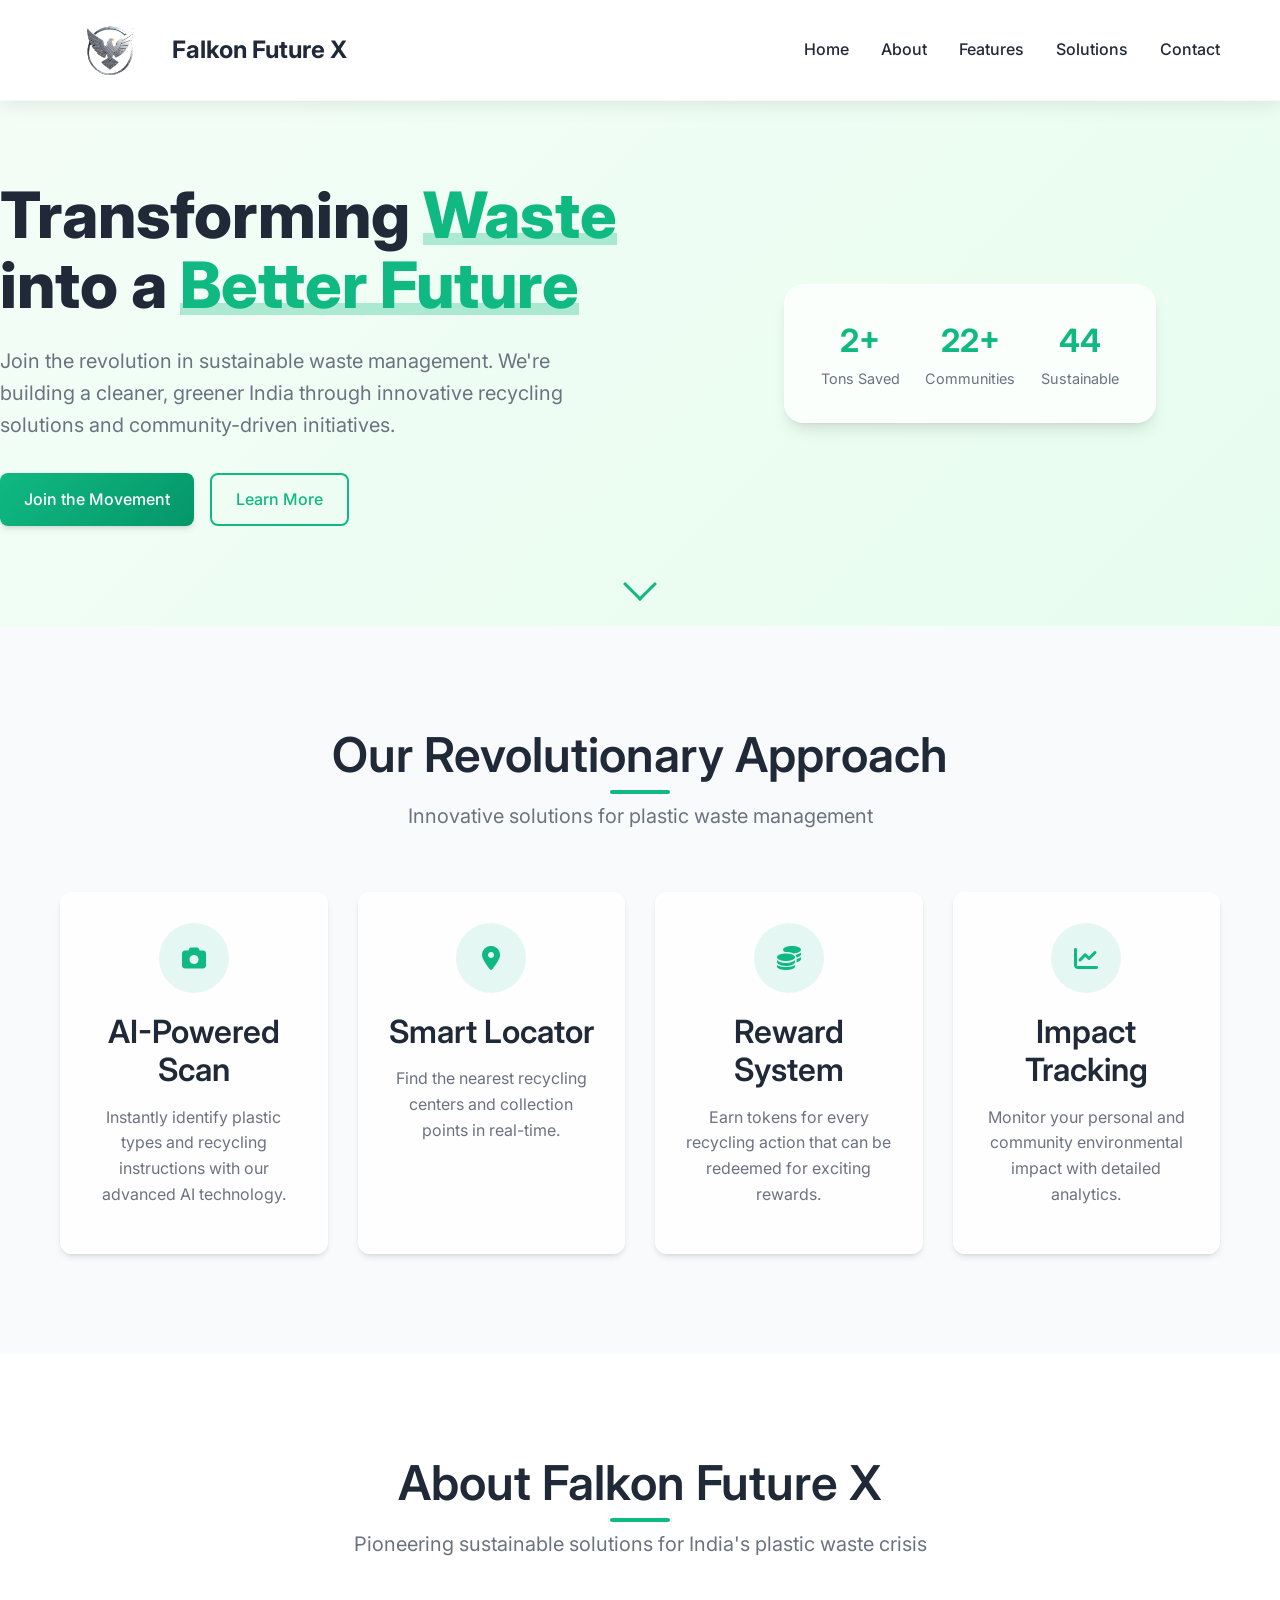
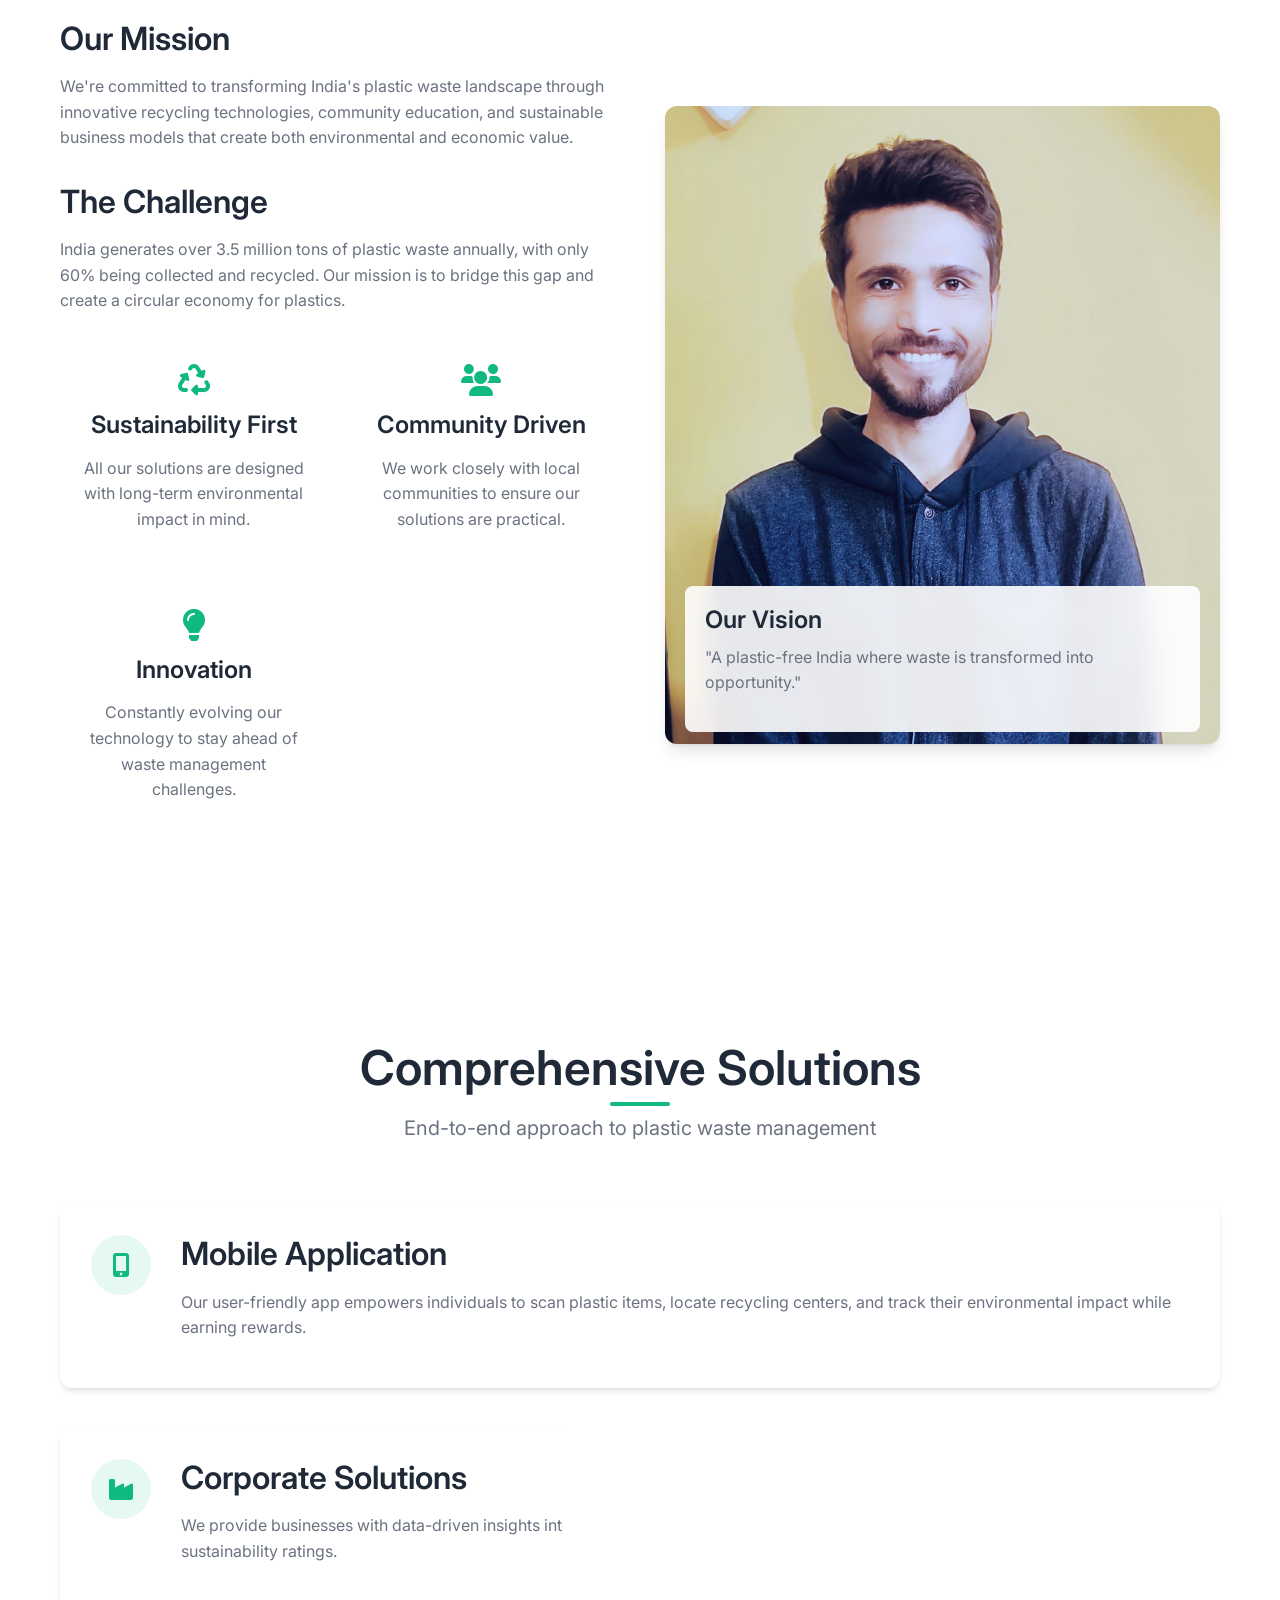
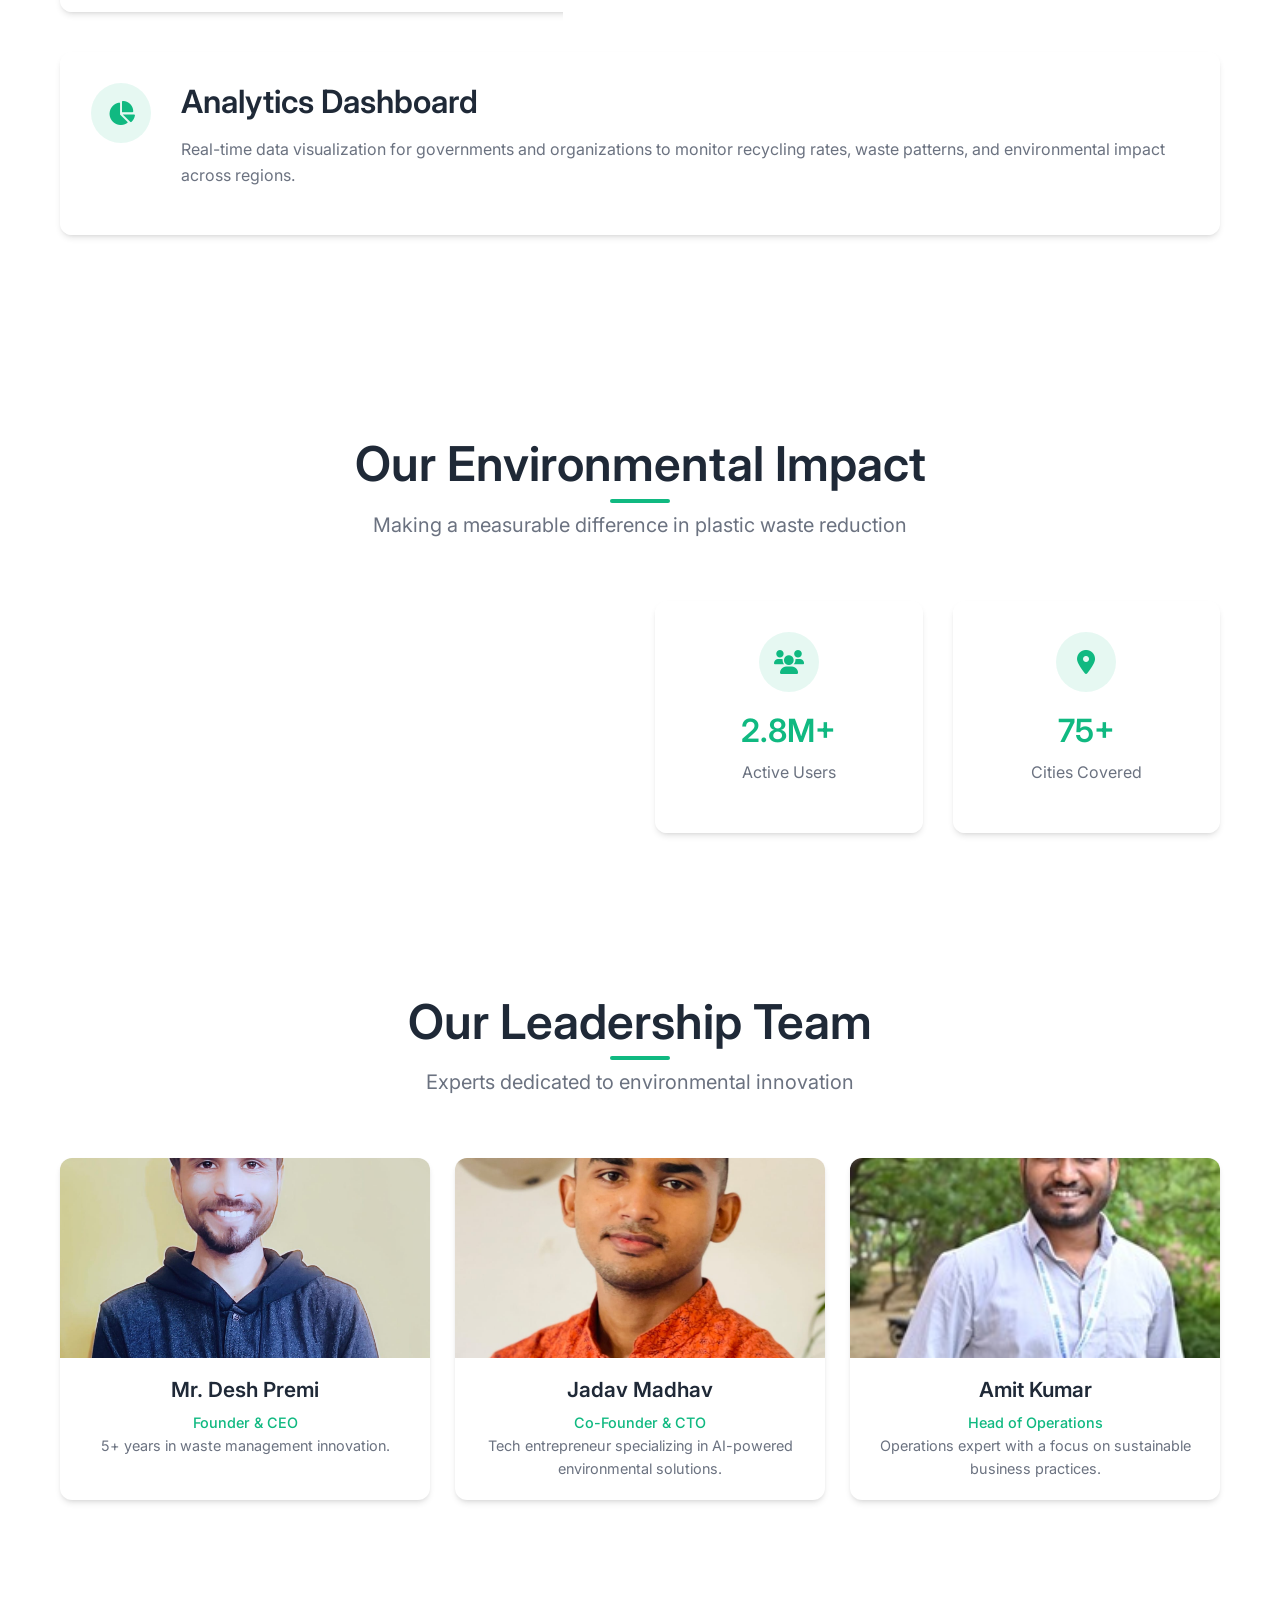
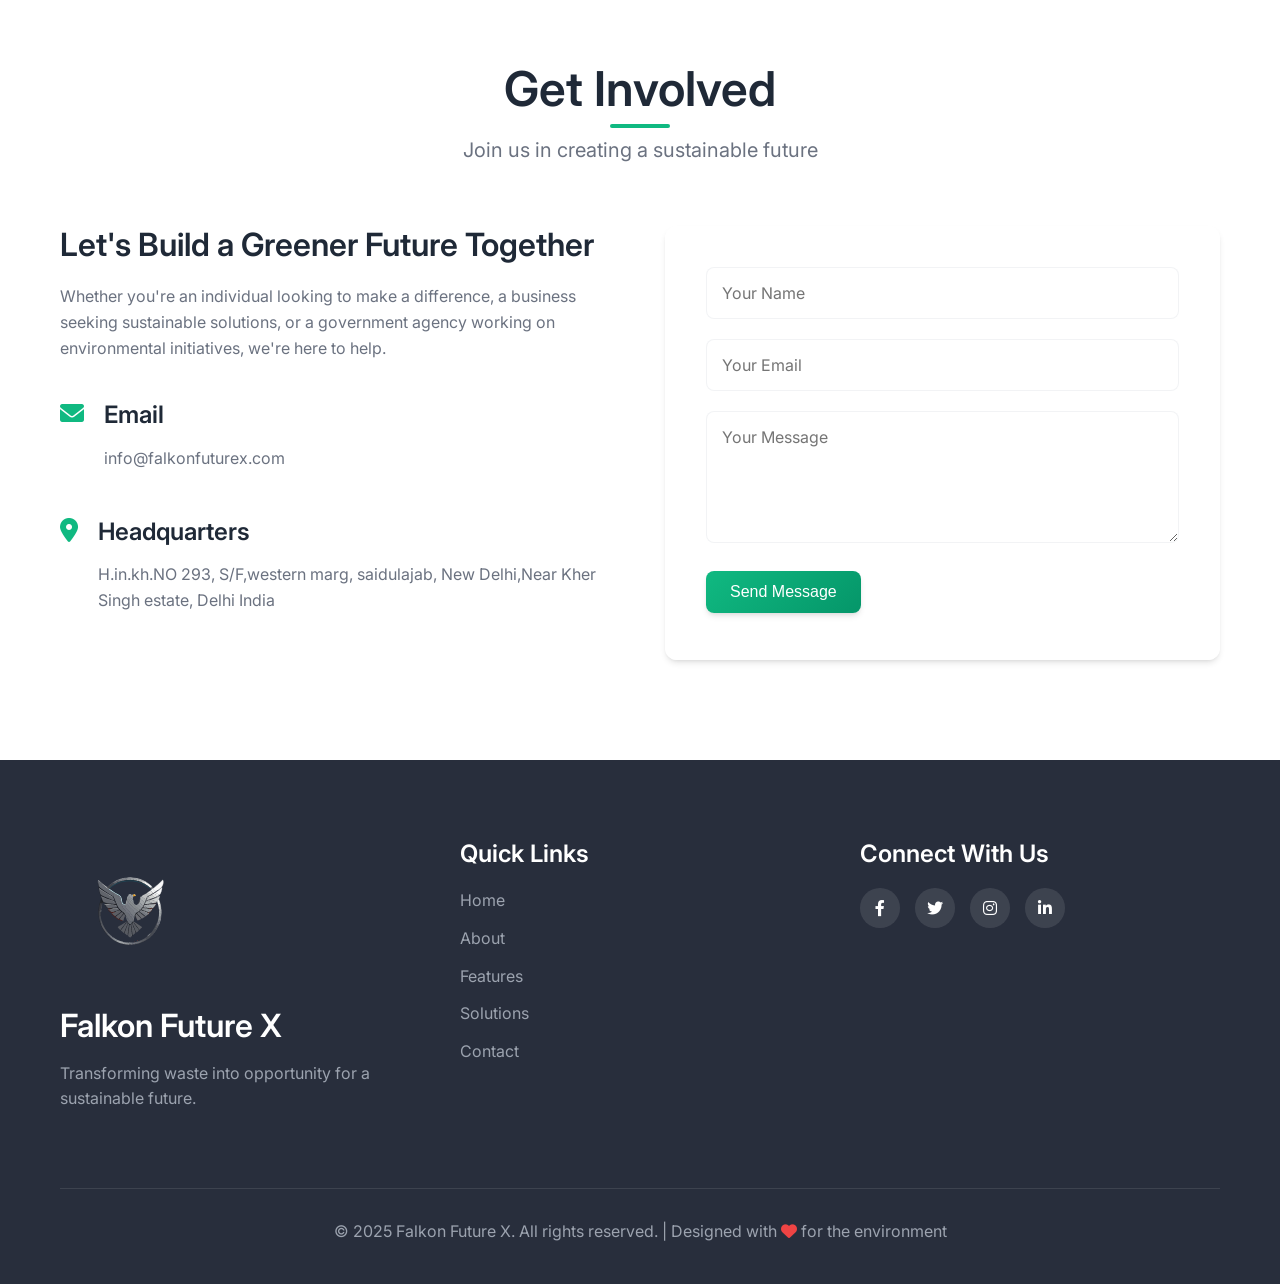
<file: index.html>
<!DOCTYPE html>
<html lang="en">
<head>
    <meta charset="UTF-8">
    <meta name="viewport" content="width=device-width, initial-scale=1.0">
    <title>Falkon Future X - Transforming Waste into a Better Future</title>
    <meta name="description" content="Falkon Future X is leading the charge in transforming plastic waste into sustainable solutions for a better future.">
    <link rel="stylesheet" href="styles.css">
    <link href="https://fonts.googleapis.com/css2?family=Inter:wght@300;400;500;600;700&display=swap" rel="stylesheet">
    <link rel="stylesheet" href="https://cdnjs.cloudflare.com/ajax/libs/font-awesome/6.0.0/css/all.min.css">
</head>
<body>
    <!-- Navigation -->
    <nav class="navbar">
        <div class="nav-container">
            <div class="nav-logo">
                <img src="drawing-3.svg" alt="Falkon Future X" class="nav-logo-img">
                <span class="nav-logo-text">Falkon Future X</span>
            </div>
            <ul class="nav-menu">
                <li class="nav-item">
                    <a href="#home" class="nav-link">Home</a>
                </li>
                <li class="nav-item">
                    <a href="#about" class="nav-link">About</a>
                </li>
                <li class="nav-item">
                    <a href="#features" class="nav-link">Features</a>
                </li>
                <li class="nav-item">
                    <a href="#solutions" class="nav-link">Solutions</a>
                </li>
                <li class="nav-item">
                    <a href="#contact" class="nav-link">Contact</a>
                </li>
            </ul>
            <div class="hamburger">
                <span class="bar"></span>
                <span class="bar"></span>
                <span class="bar"></span>
            </div>
        </div>
    </nav>

    <!-- Hero Section -->
    <section id="home" class="hero">
        <div class="hero-container">
            <div class="hero-content">
                <h1 class="hero-title">
                    Transforming <span class="highlight">Waste</span> into a 
                    <span class="highlight">Better Future</span>
                </h1>
                <p class="hero-subtitle">
                    Join the revolution in sustainable waste management. We're building a cleaner, greener India through innovative recycling solutions and community-driven initiatives.
                </p>
                <div class="hero-buttons">
                    <a href="#contact" class="btn btn-primary">Join the Movement</a>
                    <a href="#about" class="btn btn-secondary">Learn More</a>
                </div>
            </div>
            <div class="hero-visual">
                <div class="hero-stats">
                    <div class="stat-item">
                        <span class="stat-number">3M+</span>
                        <span class="stat-label">Tons Saved</span>
                    </div>
                    <div class="stat-item">
                        <span class="stat-number">50+</span>
                        <span class="stat-label">Communities</span>
                    </div>
                    <div class="stat-item">
                        <span class="stat-number">100%</span>
                        <span class="stat-label">Sustainable</span>
                    </div>
                </div>
            </div>
        </div>
        <div class="hero-scroll-indicator">
            <div class="scroll-arrow"></div>
        </div>
    </section>

    <!-- Features Section -->
    <section id="features" class="features">
        <div class="container">
            <div class="section-header">
                <h2 class="section-title">Our Revolutionary Approach</h2>
                <p class="section-subtitle">Innovative solutions for plastic waste management</p>
            </div>
            
            <div class="features-grid">
                <div class="feature-card">
                    <div class="feature-icon">
                        <i class="fas fa-camera"></i>
                    </div>
                    <h3>AI-Powered Scan</h3>
                    <p>Instantly identify plastic types and recycling instructions with our advanced AI technology.</p>
                </div>
                
                <div class="feature-card">
                    <div class="feature-icon">
                        <i class="fas fa-map-marker-alt"></i>
                    </div>
                    <h3>Smart Locator</h3>
                    <p>Find the nearest recycling centers and collection points in real-time.</p>
                </div>
                
                <div class="feature-card">
                    <div class="feature-icon">
                        <i class="fas fa-coins"></i>
                    </div>
                    <h3>Reward System</h3>
                    <p>Earn tokens for every recycling action that can be redeemed for exciting rewards.</p>
                </div>
                
                <div class="feature-card">
                    <div class="feature-icon">
                        <i class="fas fa-chart-line"></i>
                    </div>
                    <h3>Impact Tracking</h3>
                    <p>Monitor your personal and community environmental impact with detailed analytics.</p>
                </div>
            </div>
        </div>
    </section>

    <!-- About Section -->
    <section id="about" class="about">
        <div class="container">
            <div class="section-header">
                <h2 class="section-title">About Falkon Future X</h2>
                <p class="section-subtitle">Pioneering sustainable solutions for India's plastic waste crisis</p>
            </div>
            
            <div class="about-content">
                <div class="about-text">
                    <h3>Our Mission</h3>
                    <p>We're committed to transforming India's plastic waste landscape through innovative recycling technologies, community education, and sustainable business models that create both environmental and economic value.</p>
                    
                    <h3>The Challenge</h3>
                    <p>India generates over 3.5 million tons of plastic waste annually, with only 60% being collected and recycled. Our mission is to bridge this gap and create a circular economy for plastics.</p>
                    
                    <div class="mission-values">
                        <div class="value-item">
                            <i class="fas fa-recycle"></i>
                            <h4>Sustainability First</h4>
                            <p>All our solutions are designed with long-term environmental impact in mind.</p>
                        </div>
                        <div class="value-item">
                            <i class="fas fa-users"></i>
                            <h4>Community Driven</h4>
                            <p>We work closely with local communities to ensure our solutions are practical.</p>
                        </div>
                        <div class="value-item">
                            <i class="fas fa-lightbulb"></i>
                            <h4>Innovation</h4>
                            <p>Constantly evolving our technology to stay ahead of waste management challenges.</p>
                        </div>
                    </div>
                </div>
                
                <div class="about-image">
                    <img src="founder.jpg" alt="Our Founder" class="about-img">
                    <div class="image-caption">
                        <h4>Our Vision</h4>
                        <p>"A plastic-free India where waste is transformed into opportunity."</p>
                    </div>
                </div>
            </div>
        </div>
    </section>

    <!-- Solutions Section -->
    <section id="solutions" class="solutions">
        <div class="container">
            <div class="section-header">
                <h2 class="section-title">Comprehensive Solutions</h2>
                <p class="section-subtitle">End-to-end approach to plastic waste management</p>
            </div>
            
            <div class="solutions-content">
                <div class="solution-item">
                    <div class="solution-icon">
                        <i class="fas fa-mobile-alt"></i>
                    </div>
                    <div class="solution-text">
                        <h3>Mobile Application</h3>
                        <p>Our user-friendly app empowers individuals to scan plastic items, locate recycling centers, and track their environmental impact while earning rewards.</p>
                    </div>
                </div>
                
                <div class="solution-item">
                    <div class="solution-icon">
                        <i class="fas fa-industry"></i>
                    </div>
                    <div class="solution-text">
                        <h3>Corporate Solutions</h3>
                        <p>We provide businesses with data-driven insights into their plastic supply chains, helping optimize recycling processes and improve sustainability ratings.</p>
                    </div>
                </div>
                
                <div class="solution-item">
                    <div class="solution-icon">
                        <i class="fas fa-chart-pie"></i>
                    </div>
                    <div class="solution-text">
                        <h3>Analytics Dashboard</h3>
                        <p>Real-time data visualization for governments and organizations to monitor recycling rates, waste patterns, and environmental impact across regions.</p>
                    </div>
                </div>
            </div>
        </div>
    </section>

    <!-- Impact Section -->
    <section id="impact" class="impact">
        <div class="container">
            <div class="section-header">
                <h2 class="section-title">Our Environmental Impact</h2>
                <p class="section-subtitle">Making a measurable difference in plastic waste reduction</p>
            </div>
            
            <div class="impact-stats">
                <div class="stat-card">
                    <div class="stat-icon">
                        <i class="fas fa-weight-hanging"></i>
                    </div>
                    <div class="stat-content">
                        <h3>3.2M+</h3>
                        <p>Tons of Plastic Saved</p>
                    </div>
                </div>
                
                <div class="stat-card">
                    <div class="stat-icon">
                        <i class="fas fa-tree"></i>
                    </div>
                    <div class="stat-content">
                        <h3>15M+</h3>
                        <p>Trees Preserved</p>
                    </div>
                </div>
                
                <div class="stat-card">
                    <div class="stat-icon">
                        <i class="fas fa-users"></i>
                    </div>
                    <div class="stat-content">
                        <h3>2.8M+</h3>
                        <p>Active Users</p>
                    </div>
                </div>
                
                <div class="stat-card">
                    <div class="stat-icon">
                        <i class="fas fa-map-marker-alt"></i>
                    </div>
                    <div class="stat-content">
                        <h3>75+</h3>
                        <p>Cities Covered</p>
                    </div>
                </div>
            </div>
        </div>
    </section>

    <!-- Team Section -->
    <section class="team">
        <div class="container">
            <div class="section-header">
                <h2 class="section-title">Our Leadership Team</h2>
                <p class="section-subtitle">Experts dedicated to environmental innovation</p>
            </div>
            
            <div class="team-grid">
                <div class="team-member">
                    <div class="member-image">
                        <img src="founder.jpg" alt="Founder">
                    </div>
                    <div class="member-info">
                        <h3>Mr. Desh Premi</h3>
                        <p class="member-role">Founder & CEO</p>
                        <p> 5+ years in waste management innovation.</p>
                    </div>
                </div>
                
                <div class="team-member">
                    <div class="member-image">
                        <img src="co-founder .jpg" alt="Co-Founder">
                    </div>
                    <div class="member-info">
                        <h3>Jadav Madhav</h3>
                        <p class="member-role">Co-Founder & CTO</p>
                        <p>Tech entrepreneur specializing in AI-powered environmental solutions.</p>
                    </div>
                </div>
                
                <div class="team-member">
                    <div class="member-image">
                        <img src="head-of-operations.jpg" alt="Head of Operations"></img>                        
                    </div>
                    <div class="member-info">
                        <h3>Amit Kumar</h3>
                        <p class="member-role">Head of Operations</p>
                        <p>Operations expert with a focus on sustainable business practices.</p>
                    </div>
                </div>
            </div>
        </div>
    </section>

    <!-- Contact Section -->
    <section id="contact" class="contact">
        <div class="container">
            <div class="section-header">
                <h2 class="section-title">Get Involved</h2>
                <p class="section-subtitle">Join us in creating a sustainable future</p>
            </div>
            
            <div class="contact-content">
                <div class="contact-info">
                    <h3>Let's Build a Greener Future Together</h3>
                    <p>Whether you're an individual looking to make a difference, a business seeking sustainable solutions, or a government agency working on environmental initiatives, we're here to help.</p>
                    
                    <div class="contact-details">
                        <div class="contact-item">
                            <i class="fas fa-envelope"></i>
                            <div>
                                <h4>Email</h4>
                                <p>info@falkonfuturex.com</p>
                            </div>
                        </div>
                        

                        
                        <div class="contact-item">
                            <i class="fas fa-map-marker-alt"></i>
                            <div>
                                <h4>Headquarters</h4>
                                <p>H.in.kh.NO 293, S/F,western marg, saidulajab, New Delhi,Near Kher Singh estate, Delhi India</p>
                            </div>
                        </div>
                    </div>
                </div>
                
                <div class="contact-form">
                    <form id="contactForm">
                        <div class="form-group">
                            <input type="text" placeholder="Your Name" required>
                        </div>
                        <div class="form-group">
                            <input type="email" placeholder="Your Email" required>
                        </div>
                        <div class="form-group">
                            <textarea placeholder="Your Message" rows="5" required></textarea>
                        </div>
                        <button type="submit" class="btn btn-primary">Send Message</button>
                    </form>
                </div>
            </div>
        </div>
    </section>

    <!-- Footer -->
    <footer class="footer">
        <div class="container">
            <div class="footer-content">
                <div class="footer-logo">
                    <img src="drawing-3.svg" alt="Falkon Future X" class="footer-logo-img">
                    <h3>Falkon Future X</h3>
                    <p>Transforming waste into opportunity for a sustainable future.</p>
                </div>
                
                <div class="footer-links">
                    <h4>Quick Links</h4>
                    <ul>
                        <li><a href="#home">Home</a></li>
                        <li><a href="#about">About</a></li>
                        <li><a href="#features">Features</a></li>
                        <li><a href="#solutions">Solutions</a></li>
                        <li><a href="#contact">Contact</a></li>
                    </ul>
                </div>
                
                <div class="footer-social">
                    <h4>Connect With Us</h4>
                    <div class="social-icons">
                        <a href="#"><i class="fab fa-facebook-f"></i></a>
                        <a href="#"><i class="fab fa-twitter"></i></a>
                        <a href="#"><i class="fab fa-instagram"></i></a>
                        <a href="#"><i class="fab fa-linkedin-in"></i></a>
                    </div>
                </div>
            </div>
            
            <div class="footer-bottom">
                <p>&copy; 2025 Falkon Future X. All rights reserved. | Designed with <i class="fas fa-heart"></i> for the environment</p>
            </div>
        </div>
    </footer>

    <script src="scripts.js"></script>
</body>
</html>
</file>
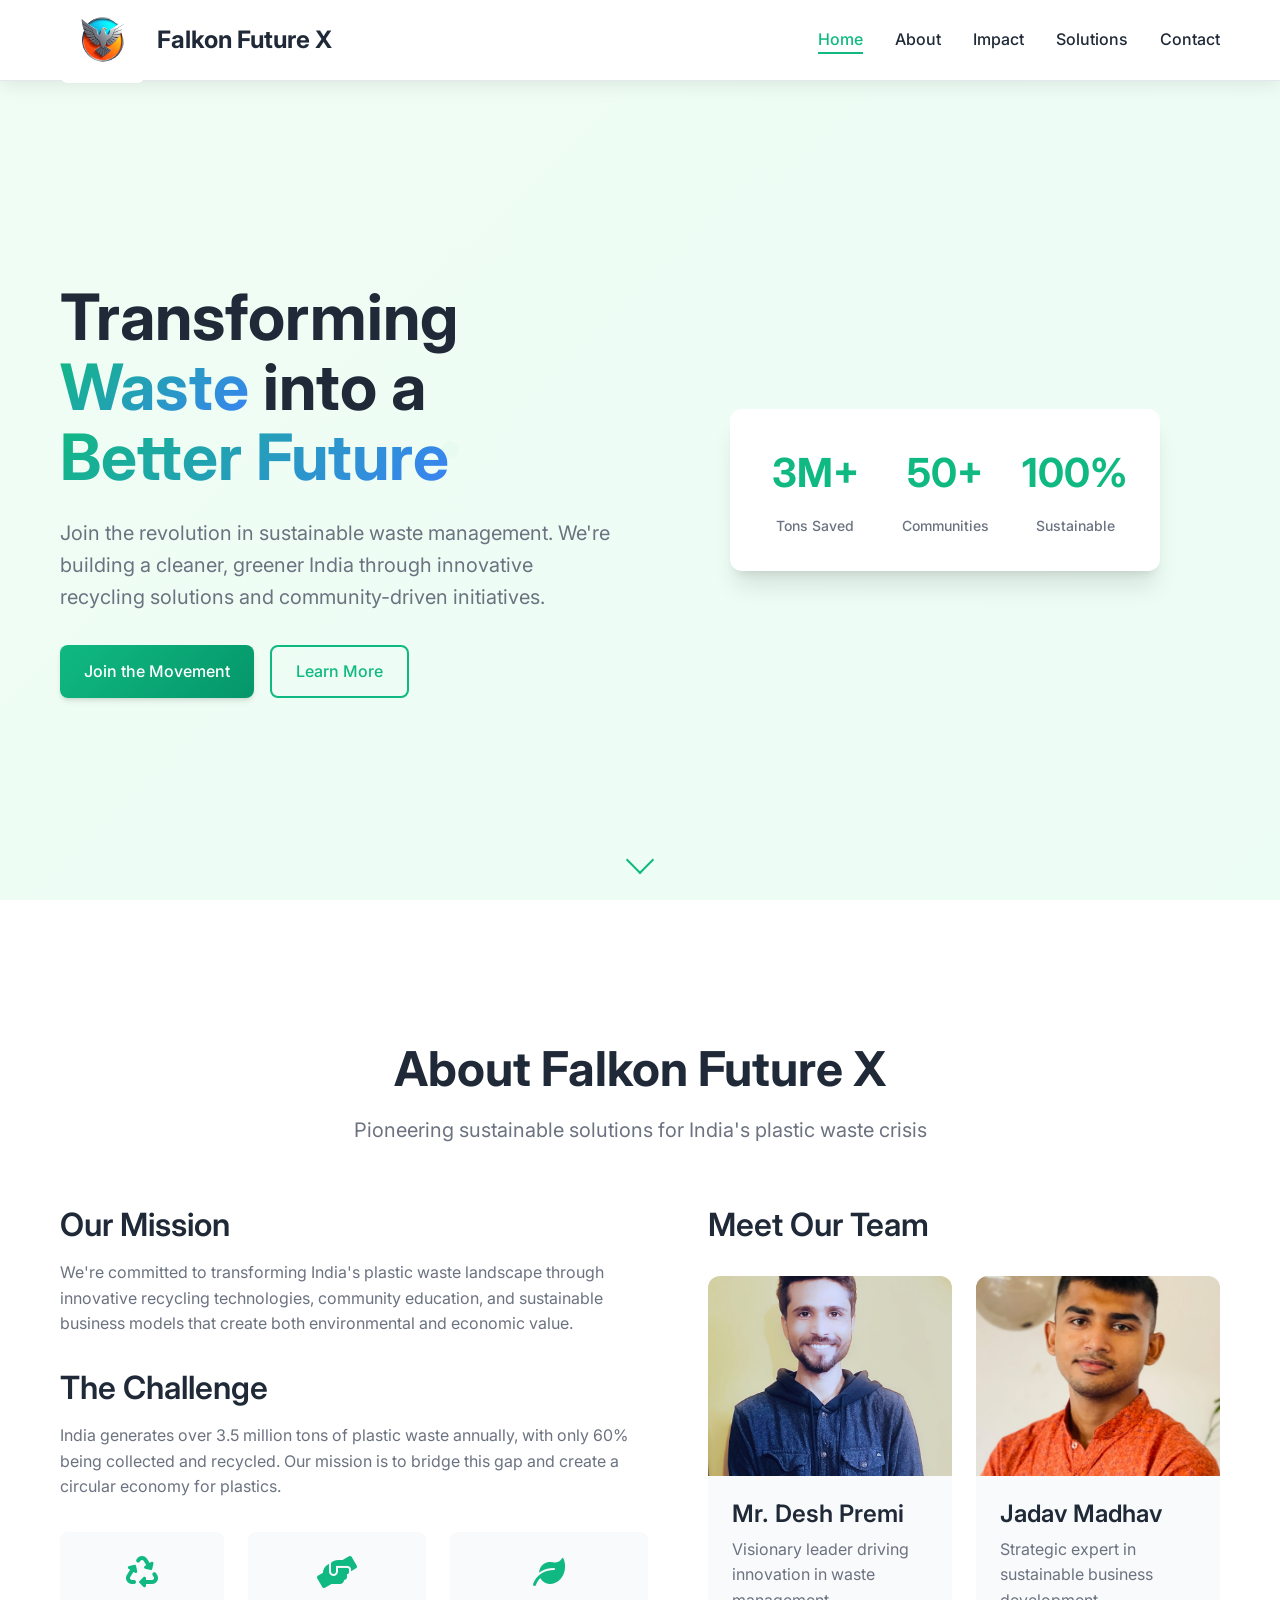
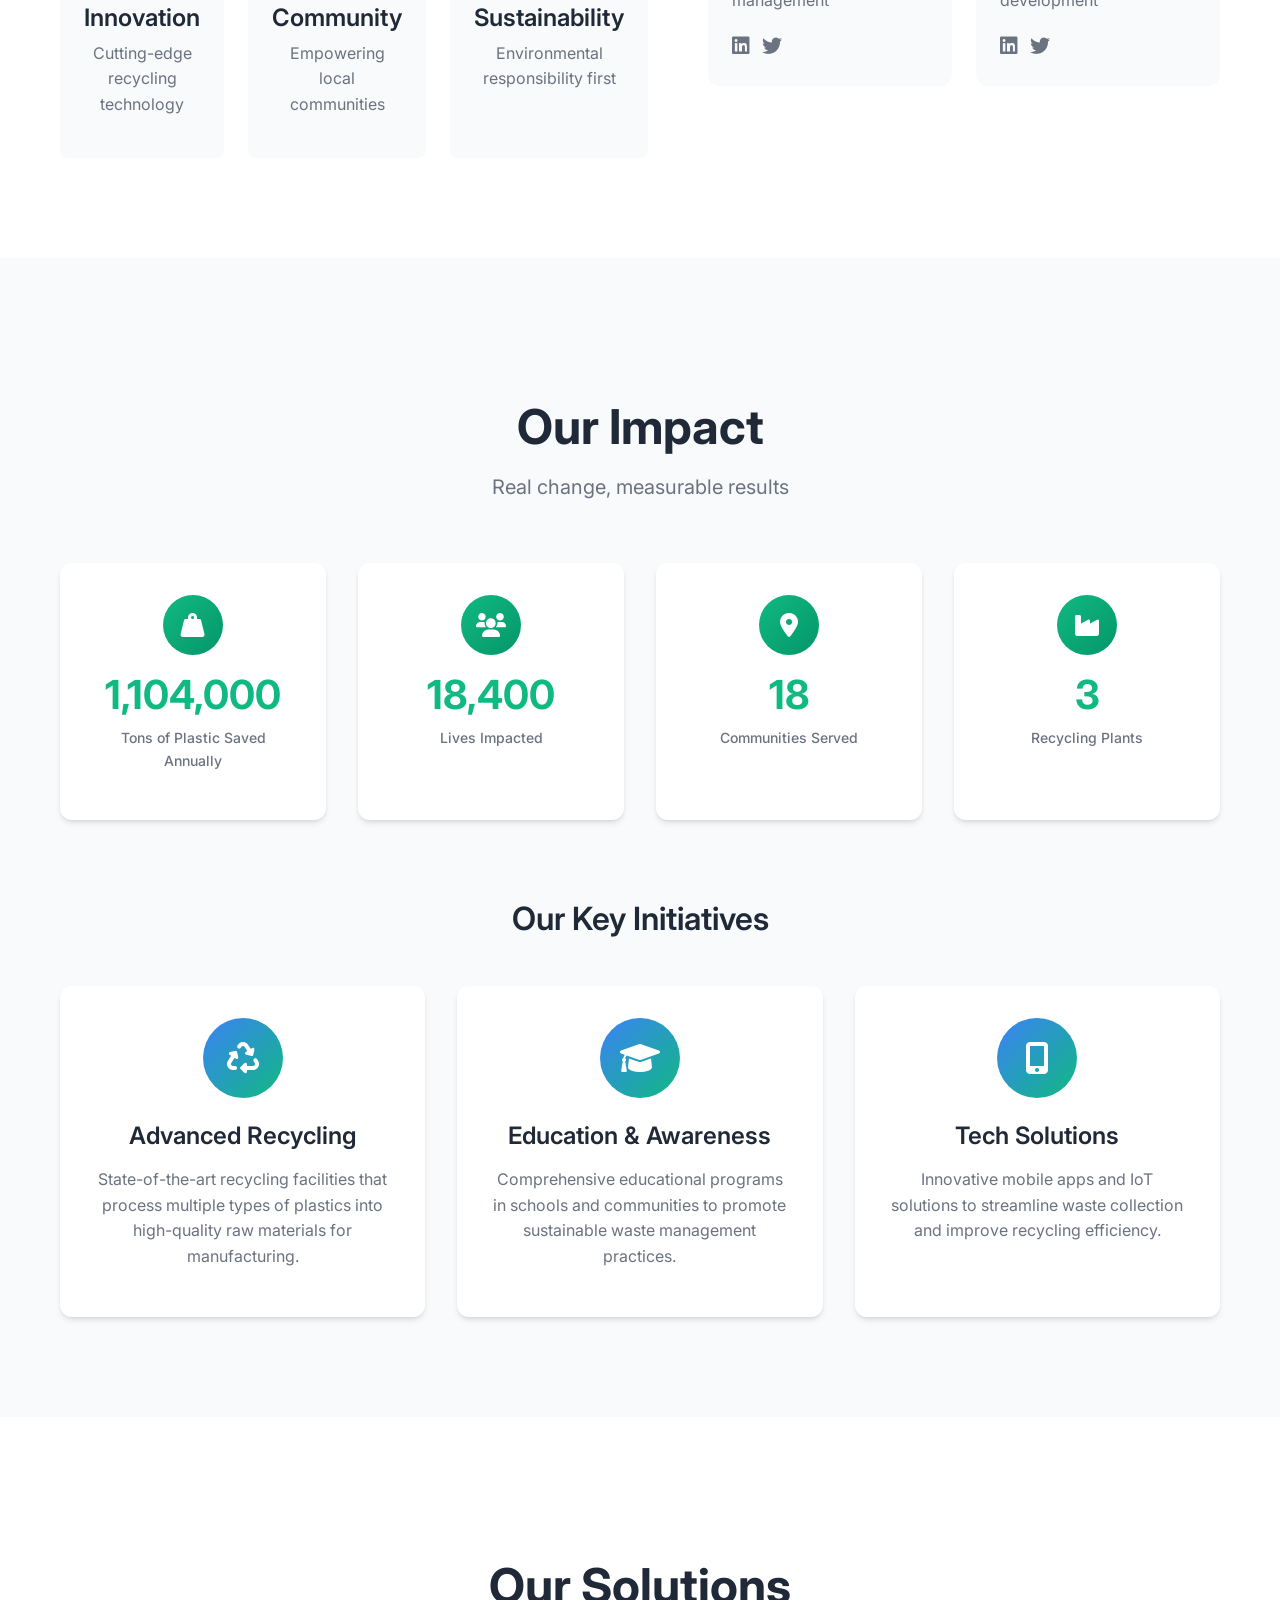
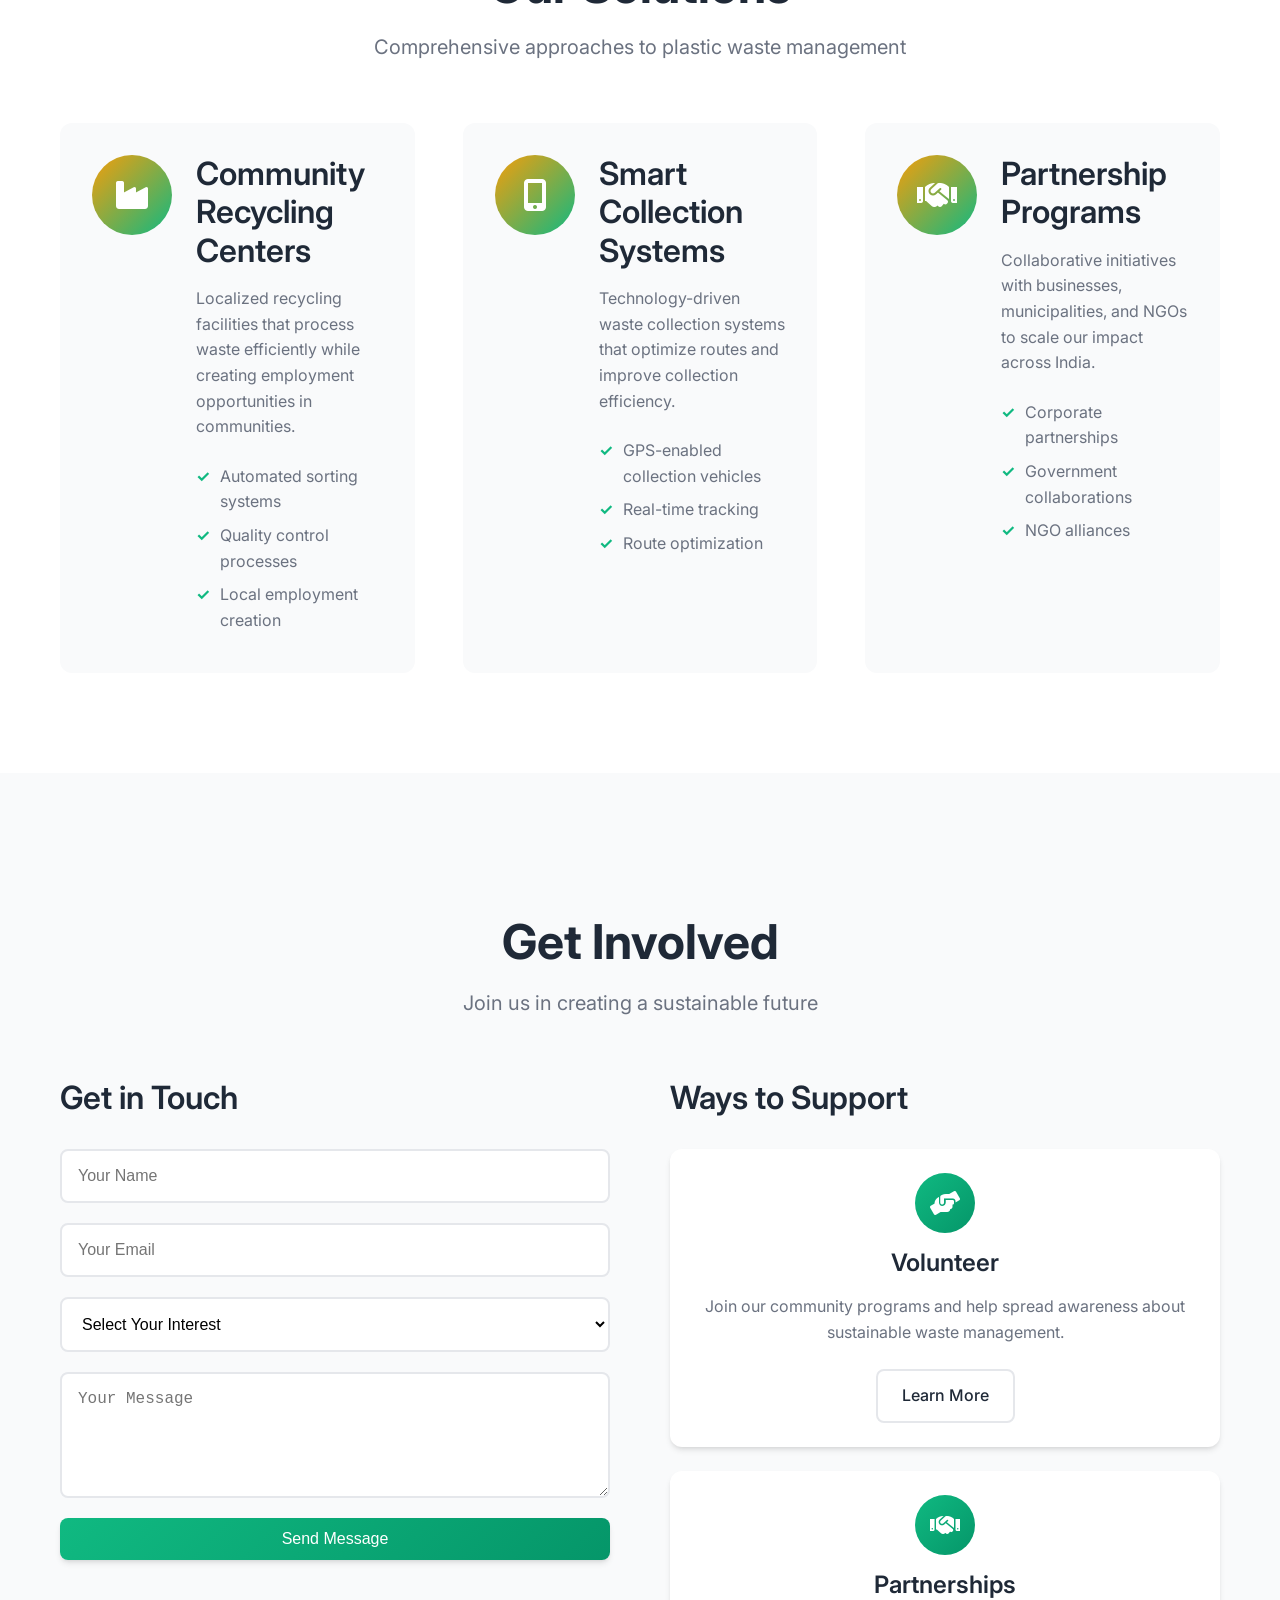
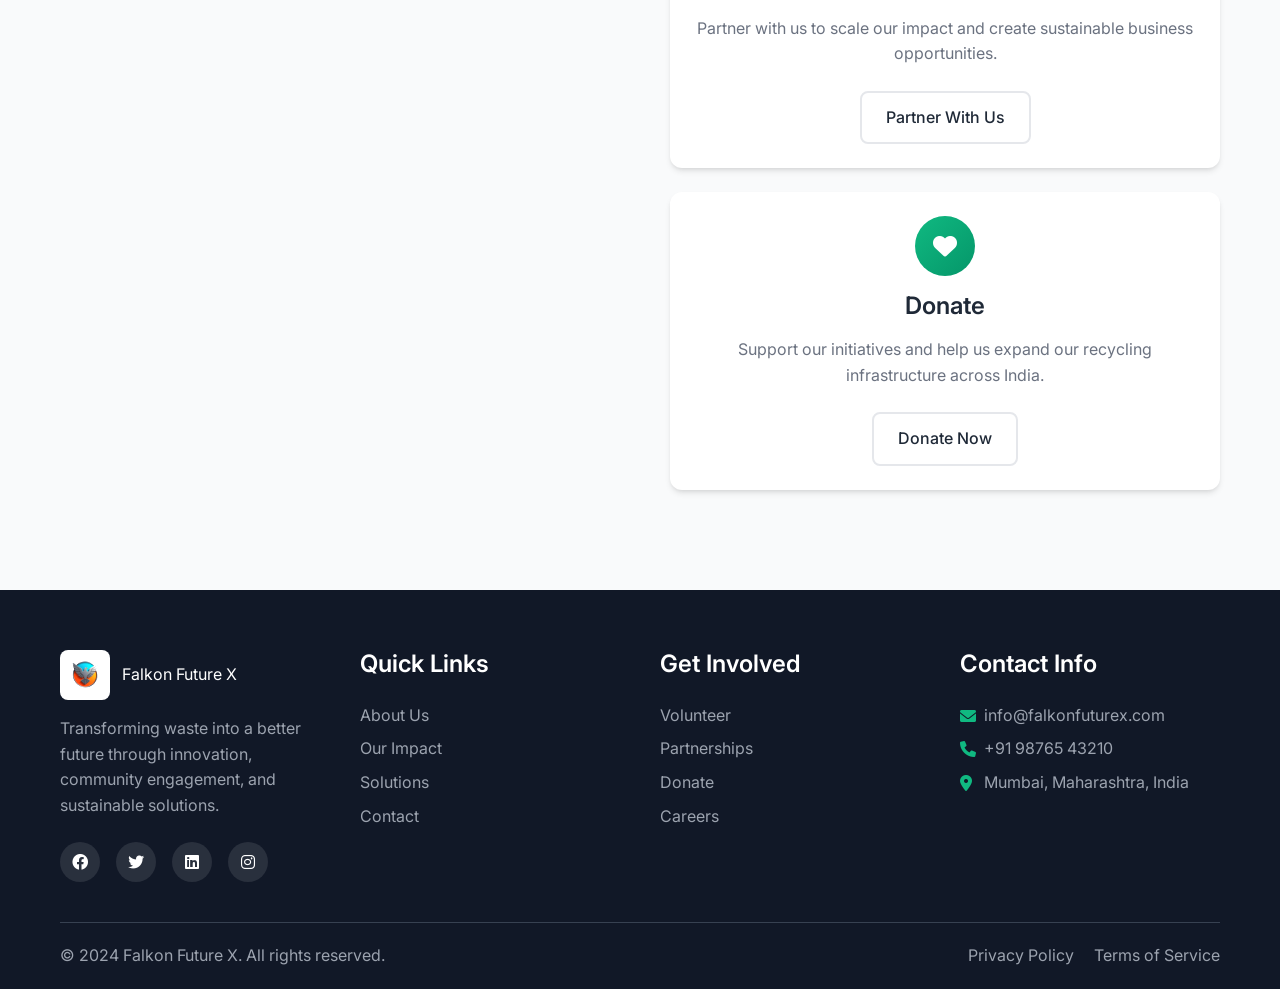
<file: falkon-future-x/index.html>
<!DOCTYPE html>
<html lang="en">
<head>
    <meta charset="UTF-8">
    <meta name="viewport" content="width=device-width, initial-scale=1.0">
    <title>Falkon Future X - Transforming Waste into a Better Future</title>
    <meta name="description" content="Falkon Future X is leading the charge in transforming plastic waste into sustainable solutions for a better future.">
    <link rel="stylesheet" href="styles.css">
    <link href="https://fonts.googleapis.com/css2?family=Inter:wght@300;400;500;600;700&display=swap" rel="stylesheet">
    <link rel="stylesheet" href="https://cdnjs.cloudflare.com/ajax/libs/font-awesome/6.0.0/css/all.min.css">
</head>
<body>
    <!-- Navigation -->
    <nav class="navbar">
        <div class="nav-container">
            <div class="nav-logo">
                <img src="../BG_logo.jpg" alt="Falkon Future X" class="nav-logo-img">
                <span class="nav-logo-text">Falkon Future X</span>
            </div>
            <ul class="nav-menu">
                <li class="nav-item">
                    <a href="#home" class="nav-link">Home</a>
                </li>
                <li class="nav-item">
                    <a href="#about" class="nav-link">About</a>
                </li>
                <li class="nav-item">
                    <a href="#impact" class="nav-link">Impact</a>
                </li>
                <li class="nav-item">
                    <a href="#solutions" class="nav-link">Solutions</a>
                </li>
                <li class="nav-item">
                    <a href="#contact" class="nav-link">Contact</a>
                </li>
            </ul>
            <div class="hamburger">
                <span class="bar"></span>
                <span class="bar"></span>
                <span class="bar"></span>
            </div>
        </div>
    </nav>

    <!-- Hero Section -->
    <section id="home" class="hero">
        <div class="hero-container">
            <div class="hero-content">
                <h1 class="hero-title">
                    Transforming <span class="highlight">Waste</span> into a 
                    <span class="highlight">Better Future</span>
                </h1>
                <p class="hero-subtitle">
                    Join the revolution in sustainable waste management. We're building a cleaner, greener India through innovative recycling solutions and community-driven initiatives.
                </p>
                <div class="hero-buttons">
                    <a href="#contact" class="btn btn-primary">Join the Movement</a>
                    <a href="#about" class="btn btn-secondary">Learn More</a>
                </div>
            </div>
            <div class="hero-visual">
                <div class="hero-stats">
                    <div class="stat-item">
                        <span class="stat-number">3M+</span>
                        <span class="stat-label">Tons Saved</span>
                    </div>
                    <div class="stat-item">
                        <span class="stat-number">50+</span>
                        <span class="stat-label">Communities</span>
                    </div>
                    <div class="stat-item">
                        <span class="stat-number">100%</span>
                        <span class="stat-label">Sustainable</span>
                    </div>
                </div>
            </div>
        </div>
        <div class="hero-scroll-indicator">
            <div class="scroll-arrow"></div>
        </div>
    </section>

    <!-- About Section -->
    <section id="about" class="about">
        <div class="container">
            <div class="section-header">
                <h2 class="section-title">About Falkon Future X</h2>
                <p class="section-subtitle">Pioneering sustainable solutions for India's plastic waste crisis</p>
            </div>
            
            <div class="about-content">
                <div class="about-text">
                    <h3>Our Mission</h3>
                    <p>We're committed to transforming India's plastic waste landscape through innovative recycling technologies, community education, and sustainable business models that create both environmental and economic value.</p>
                    
                    <h3>The Challenge</h3>
                    <p>India generates over 3.5 million tons of plastic waste annually, with only 60% being collected and recycled. Our mission is to bridge this gap and create a circular economy for plastics.</p>
                    
                    <div class="mission-values">
                        <div class="value-item">
                            <i class="fas fa-recycle"></i>
                            <h4>Innovation</h4>
                            <p>Cutting-edge recycling technology</p>
                        </div>
                        <div class="value-item">
                            <i class="fas fa-hands-helping"></i>
                            <h4>Community</h4>
                            <p>Empowering local communities</p>
                        </div>
                        <div class="value-item">
                            <i class="fas fa-leaf"></i>
                            <h4>Sustainability</h4>
                            <p>Environmental responsibility first</p>
                        </div>
                    </div>
                </div>
                
                <div class="founders-section">
                    <h3>Meet Our Team</h3>
                    <div class="founders">
                        <div class="founder-card">
                            <div class="founder-image">
                                <img src="../founder.jpg" alt="Founder of Falkon Future X">
                            </div>
                            <div class="founder-info">
                                <h4>Mr. Desh Premi</h4>
                                <p>Visionary leader driving innovation in waste management</p>
                                <div class="founder-social">
                                    <a href="#"><i class="fab fa-linkedin"></i></a>
                                    <a href="#"><i class="fab fa-twitter"></i></a>
                                </div>
                            </div>
                        </div>
                        <div class="founder-card">
                            <div class="founder-image">
                                <img src="../co-founder .jpg" alt="Co-Founder of Falkon Future X">
                            </div>
                            <div class="founder-info">
                                <h4>Jadav Madhav</h4>
                                <p>Strategic expert in sustainable business development</p>
                                <div class="founder-social">
                                    <a href="#"><i class="fab fa-linkedin"></i></a>
                                    <a href="#"><i class="fab fa-twitter"></i></a>
                                </div>
                            </div>
                        </div>
                    </div>
                </div>
            </div>
        </div>
    </section>

    <!-- Impact Section -->
    <section id="impact" class="impact">
        <div class="container">
            <div class="section-header">
                <h2 class="section-title">Our Impact</h2>
                <p class="section-subtitle">Real change, measurable results</p>
            </div>
            
            <div class="impact-stats">
                <div class="stat-card">
                    <div class="stat-icon">
                        <i class="fas fa-weight-hanging"></i>
                    </div>
                    <div class="stat-content">
                        <h3 class="stat-number" data-target="3000000">0</h3>
                        <p class="stat-label">Tons of Plastic Saved Annually</p>
                    </div>
                </div>
                <div class="stat-card">
                    <div class="stat-icon">
                        <i class="fas fa-users"></i>
                    </div>
                    <div class="stat-content">
                        <h3 class="stat-number" data-target="50000">0</h3>
                        <p class="stat-label">Lives Impacted</p>
                    </div>
                </div>
                <div class="stat-card">
                    <div class="stat-icon">
                        <i class="fas fa-map-marker-alt"></i>
                    </div>
                    <div class="stat-content">
                        <h3 class="stat-number" data-target="50">0</h3>
                        <p class="stat-label">Communities Served</p>
                    </div>
                </div>
                <div class="stat-card">
                    <div class="stat-icon">
                        <i class="fas fa-industry"></i>
                    </div>
                    <div class="stat-content">
                        <h3 class="stat-number" data-target="10">0</h3>
                        <p class="stat-label">Recycling Plants</p>
                    </div>
                </div>
            </div>
            
            <div class="initiatives">
                <h3>Our Key Initiatives</h3>
                <div class="initiative-cards">
                    <div class="initiative-card">
                        <div class="initiative-icon">
                            <i class="fas fa-recycle"></i>
                        </div>
                        <h4>Advanced Recycling</h4>
                        <p>State-of-the-art recycling facilities that process multiple types of plastics into high-quality raw materials for manufacturing.</p>
                    </div>
                    <div class="initiative-card">
                        <div class="initiative-icon">
                            <i class="fas fa-graduation-cap"></i>
                        </div>
                        <h4>Education & Awareness</h4>
                        <p>Comprehensive educational programs in schools and communities to promote sustainable waste management practices.</p>
                    </div>
                    <div class="initiative-card">
                        <div class="initiative-icon">
                            <i class="fas fa-mobile-alt"></i>
                        </div>
                        <h4>Tech Solutions</h4>
                        <p>Innovative mobile apps and IoT solutions to streamline waste collection and improve recycling efficiency.</p>
                    </div>
                </div>
            </div>
        </div>
    </section>

    <!-- Solutions Section -->
    <section id="solutions" class="solutions">
        <div class="container">
            <div class="section-header">
                <h2 class="section-title">Our Solutions</h2>
                <p class="section-subtitle">Comprehensive approaches to plastic waste management</p>
            </div>
            
            <div class="solutions-grid">
                <div class="solution-item">
                    <div class="solution-image">
                        <i class="fas fa-industry"></i>
                    </div>
                    <div class="solution-content">
                        <h3>Community Recycling Centers</h3>
                        <p>Localized recycling facilities that process waste efficiently while creating employment opportunities in communities.</p>
                        <ul class="solution-features">
                            <li>Automated sorting systems</li>
                            <li>Quality control processes</li>
                            <li>Local employment creation</li>
                        </ul>
                    </div>
                </div>
                
                <div class="solution-item">
                    <div class="solution-image">
                        <i class="fas fa-mobile-alt"></i>
                    </div>
                    <div class="solution-content">
                        <h3>Smart Collection Systems</h3>
                        <p>Technology-driven waste collection systems that optimize routes and improve collection efficiency.</p>
                        <ul class="solution-features">
                            <li>GPS-enabled collection vehicles</li>
                            <li>Real-time tracking</li>
                            <li>Route optimization</li>
                        </ul>
                    </div>
                </div>
                
                <div class="solution-item">
                    <div class="solution-image">
                        <i class="fas fa-handshake"></i>
                    </div>
                    <div class="solution-content">
                        <h3>Partnership Programs</h3>
                        <p>Collaborative initiatives with businesses, municipalities, and NGOs to scale our impact across India.</p>
                        <ul class="solution-features">
                            <li>Corporate partnerships</li>
                            <li>Government collaborations</li>
                            <li>NGO alliances</li>
                        </ul>
                    </div>
                </div>
            </div>
        </div>
    </section>

    <!-- Contact Section -->
    <section id="contact" class="contact">
        <div class="container">
            <div class="section-header">
                <h2 class="section-title">Get Involved</h2>
                <p class="section-subtitle">Join us in creating a sustainable future</p>
            </div>
            
            <div class="contact-content">
                <div class="contact-form">
                    <h3>Get in Touch</h3>
                    <form id="contactForm" class="form">
                        <div class="form-group">
                            <input type="text" id="name" name="name" placeholder="Your Name" required>
                        </div>
                        <div class="form-group">
                            <input type="email" id="email" name="email" placeholder="Your Email" required>
                        </div>
                        <div class="form-group">
                            <select id="interest" name="interest" required>
                                <option value="">Select Your Interest</option>
                                <option value="volunteer">Volunteer</option>
                                <option value="partnership">Partnership</option>
                                <option value="donation">Donation</option>
                                <option value="general">General Inquiry</option>
                            </select>
                        </div>
                        <div class="form-group">
                            <textarea id="message" name="message" placeholder="Your Message" rows="5" required></textarea>
                        </div>
                        <button type="submit" class="btn btn-primary">Send Message</button>
                    </form>
                </div>
                
                <div class="contact-actions">
                    <h3>Ways to Support</h3>
                    <div class="action-cards">
                        <div class="action-card">
                            <div class="action-icon">
                                <i class="fas fa-hands-helping"></i>
                            </div>
                            <h4>Volunteer</h4>
                            <p>Join our community programs and help spread awareness about sustainable waste management.</p>
                            <a href="#" class="btn btn-outline">Learn More</a>
                        </div>
                        
                        <div class="action-card">
                            <div class="action-icon">
                                <i class="fas fa-handshake"></i>
                            </div>
                            <h4>Partnerships</h4>
                            <p>Partner with us to scale our impact and create sustainable business opportunities.</p>
                            <a href="#" class="btn btn-outline">Partner With Us</a>
                        </div>
                        
                        <div class="action-card">
                            <div class="action-icon">
                                <i class="fas fa-heart"></i>
                            </div>
                            <h4>Donate</h4>
                            <p>Support our initiatives and help us expand our recycling infrastructure across India.</p>
                            <a href="#" class="btn btn-outline">Donate Now</a>
                        </div>
                    </div>
                </div>
            </div>
        </div>
    </section>

    <!-- Footer -->
    <footer class="footer">
        <div class="container">
            <div class="footer-content">
                <div class="footer-section">
                    <div class="footer-logo">
                        <img src="../BG_logo.jpg" alt="Falkon Future X" class="footer-logo-img">
                        <span>Falkon Future X</span>
                    </div>
                    <p>Transforming waste into a better future through innovation, community engagement, and sustainable solutions.</p>
                    <div class="social-links">
                        <a href="#"><i class="fab fa-facebook"></i></a>
                        <a href="#"><i class="fab fa-twitter"></i></a>
                        <a href="#"><i class="fab fa-linkedin"></i></a>
                        <a href="#"><i class="fab fa-instagram"></i></a>
                    </div>
                </div>
                
                <div class="footer-section">
                    <h4>Quick Links</h4>
                    <ul>
                        <li><a href="#about">About Us</a></li>
                        <li><a href="#impact">Our Impact</a></li>
                        <li><a href="#solutions">Solutions</a></li>
                        <li><a href="#contact">Contact</a></li>
                    </ul>
                </div>
                
                <div class="footer-section">
                    <h4>Get Involved</h4>
                    <ul>
                        <li><a href="#">Volunteer</a></li>
                        <li><a href="#">Partnerships</a></li>
                        <li><a href="#">Donate</a></li>
                        <li><a href="#">Careers</a></li>
                    </ul>
                </div>
                
                <div class="footer-section">
                    <h4>Contact Info</h4>
                    <div class="contact-info">
                        <p><i class="fas fa-envelope"></i> info@falkonfuturex.com</p>
                        <p><i class="fas fa-phone"></i> +91 98765 43210</p>
                        <p><i class="fas fa-map-marker-alt"></i> Mumbai, Maharashtra, India</p>
                    </div>
                </div>
            </div>
            
            <div class="footer-bottom">
                <p>&copy; 2024 Falkon Future X. All rights reserved.</p>
                <div class="footer-links">
                    <a href="#">Privacy Policy</a>
                    <a href="#">Terms of Service</a>
                </div>
            </div>
        </div>
    </footer>

    <script src="scripts.js"></script>
</body>
</html>
</file>
<file: styles.css>
/* CSS Variables */
:root {
    --primary-color: #10b981;
    --primary-dark: #059669;
    --secondary-color: #3b82f6;
    --accent-color: #f59e0b;
    --text-primary: #1f2937;
    --text-secondary: #6b7280;
    --text-light: #9ca3af;
    --bg-primary: #ffffff;
    --bg-secondary: #f9fafb;
    --bg-dark: #111827;
    --border-color: #e5e7eb;
    --shadow-sm: 0 1px 2px 0 rgb(0 0 0 / 0.05);
    --shadow-md: 0 4px 6px -1px rgb(0 0 0 / 0.1), 0 2px 4px -2px rgb(0 0 0 / 0.1);
    --shadow-lg: 0 10px 15px -3px rgb(0 0 0 / 0.1), 0 4px 6px -4px rgb(0 0 0 / 0.1);
    --shadow-xl: 0 20px 25px -5px rgb(0 0 0 / 0.1), 0 8px 10px -6px rgb(0 0 0 / 0.1);
    --border-radius: 8px;
    --border-radius-lg: 12px;
    --border-radius-xl: 20px;
    --transition: all 0.3s ease;
}

/* Reset and Base Styles */
* {
    margin: 0;
    padding: 0;
    box-sizing: border-box;
}

html {
    scroll-behavior: smooth;
}

body {
    font-family: 'Inter', -apple-system, BlinkMacSystemFont, 'Segoe UI', Roboto, sans-serif;
    line-height: 1.6;
    color: var(--text-primary);
    background-color: var(--bg-primary);
    overflow-x: hidden;
}

.container {
    max-width: 1200px;
    margin: 0 auto;
    padding: 0 20px;
}

/* Typography */
h1, h2, h3, h4, h5, h6 {
    font-weight: 600;
    line-height: 1.2;
    margin-bottom: 1rem;
}

h1 { font-size: clamp(2.5rem, 5vw, 4rem); }
h2 { font-size: clamp(2rem, 4vw, 3rem); }
h3 { font-size: clamp(1.5rem, 3vw, 2rem); }
h4 { font-size: clamp(1.25rem, 2.5vw, 1.5rem); }

p {
    margin-bottom: 1rem;
    color: var(--text-secondary);
}

/* Buttons */
.btn {
    display: inline-flex;
    align-items: center;
    justify-content: center;
    padding: 12px 24px;
    border-radius: var(--border-radius);
    text-decoration: none;
    font-weight: 500;
    transition: var(--transition);
    border: none;
    cursor: pointer;
    font-size: 1rem;
    gap: 8px;
}

.btn-primary {
    background: linear-gradient(135deg, var(--primary-color), var(--primary-dark));
    color: white;
    box-shadow: var(--shadow-md);
}

.btn-primary:hover {
    transform: translateY(-2px);
    box-shadow: var(--shadow-lg);
}

.btn-secondary {
    background: transparent;
    color: var(--primary-color);
    border: 2px solid var(--primary-color);
}

.btn-secondary:hover {
    background: var(--primary-color);
    color: white;
    transform: translateY(-2px);
}

.btn-outline {
    background: transparent;
    color: var(--text-primary);
    border: 2px solid var(--border-color);
}

.btn-outline:hover {
    border-color: var(--primary-color);
    color: var(--primary-color);
}

/* Navigation */
.navbar {
    position: fixed;
    top: 0;
    width: 100%;
    background: rgba(255, 255, 255, 0.85);
    backdrop-filter: blur(12px);
    -webkit-backdrop-filter: blur(12px);
    z-index: 1000;
    transition: var(--transition);
    border-bottom: 1px solid rgba(229, 231, 235, 0.3);
    box-shadow: 0 4px 30px rgba(0, 0, 0, 0.1);
}

.nav-container {
    max-width: 1200px;
    margin: 0 auto;
    padding: 0 20px;
    display: flex;
    justify-content: space-between;
    align-items: center;
    height: 100px;
}

.nav-logo {
    display: flex;
    align-items: center;
    gap: 12px;
}

.nav-logo-img {
    width: 100px;
    height: 100px;
    border-radius: 8px;
    object-fit: contain;
    filter: brightness(1.1) contrast(1.1);
}

.nav-logo-text {
    font-weight: 700;
    font-size: 1.5rem;
    color: var(--text-primary);
}

.nav-menu {
    display: flex;
    list-style: none;
    gap: 32px;
}

.nav-link {
    text-decoration: none;
    color: var(--text-primary);
    font-weight: 500;
    transition: var(--transition);
    position: relative;
}

.nav-link:hover {
    color: var(--primary-color);
}

.nav-link::after {
    content: '';
    position: absolute;
    bottom: -5px;
    left: 0;
    width: 0;
    height: 2px;
    background: var(--primary-color);
    transition: var(--transition);
}

.nav-link:hover::after {
    width: 100%;
}

.hamburger {
    display: none;
    flex-direction: column;
    cursor: pointer;
}

.bar {
    width: 25px;
    height: 3px;
    background: var(--text-primary);
    margin: 3px 0;
    transition: var(--transition);
}

/* Hero Section */
.hero {
    padding: 180px 0 100px;
    position: relative;
    overflow: hidden;
    background: linear-gradient(135deg, rgba(240, 253, 244, 0.7) 0%, rgba(220, 252, 231, 0.7) 100%);
}

.hero-container {
    display: grid;
    grid-template-columns: 1fr 1fr;
    gap: 40px;
    align-items: center;
}

.hero-content {
    position: relative;
    z-index: 2;
}

.hero-title {
    font-weight: 800;
    margin-bottom: 1.5rem;
    line-height: 1.1;
}

.highlight {
    color: var(--primary-color);
    position: relative;
}

.highlight::after {
    content: '';
    position: absolute;
    bottom: 8px;
    left: 0;
    width: 100%;
    height: 12px;
    background: rgba(16, 185, 129, 0.3);
    z-index: -1;
}

.hero-subtitle {
    font-size: 1.25rem;
    margin-bottom: 2rem;
    max-width: 600px;
}

.hero-buttons {
    display: flex;
    gap: 16px;
    flex-wrap: wrap;
}

.hero-visual {
    position: relative;
    display: flex;
    justify-content: center;
    align-items: center;
}

.hero-stats {
    display: grid;
    grid-template-columns: repeat(3, 1fr);
    gap: 20px;
    background: rgba(255, 255, 255, 0.75);
    padding: 30px;
    border-radius: var(--border-radius-xl);
    box-shadow: var(--shadow-lg);
    backdrop-filter: blur(15px);
    -webkit-backdrop-filter: blur(15px);
    border: 1px solid rgba(255, 255, 255, 0.5);
    border-top: 1px solid rgba(255, 255, 255, 0.8);
}

.stat-item {
    text-align: center;
}

.stat-number {
    font-size: 2rem;
    font-weight: 700;
    color: var(--primary-color);
    display: block;
}

.stat-label {
    font-size: 0.9rem;
    color: var(--text-secondary);
}

.hero-scroll-indicator {
    position: absolute;
    bottom: 30px;
    left: 50%;
    transform: translateX(-50%);
    display: flex;
    flex-direction: column;
    align-items: center;
}

.scroll-arrow {
    width: 24px;
    height: 24px;
    border-right: 3px solid var(--primary-color);
    border-bottom: 3px solid var(--primary-color);
    transform: rotate(45deg);
    animation: bounce 2s infinite;
}

@keyframes bounce {
    0%, 20%, 50%, 80%, 100% {transform: translateY(0) rotate(45deg);}
    40% {transform: translateY(-20px) rotate(45deg);}
    60% {transform: translateY(-10px) rotate(45deg);}
}

/* Section Styles */
section {
    padding: 100px 0;
}

.section-header {
    text-align: center;
    margin-bottom: 60px;
}

.section-title {
    position: relative;
    display: inline-block;
    margin-bottom: 1rem;
}

.section-title::after {
    content: '';
    position: absolute;
    bottom: -10px;
    left: 50%;
    transform: translateX(-50%);
    width: 60px;
    height: 4px;
    background: var(--primary-color);
    border-radius: 2px;
}

.section-subtitle {
    font-size: 1.25rem;
    color: var(--text-secondary);
    max-width: 700px;
    margin: 0 auto;
}

/* Features Section */
.features {
    background-color: var(--bg-secondary);
}

.features-grid {
    display: grid;
    grid-template-columns: repeat(auto-fit, minmax(250px, 1fr));
    gap: 30px;
}

.feature-card {
    background: rgba(255, 255, 255, 0.8);
    border-radius: var(--border-radius-lg);
    padding: 30px;
    box-shadow: var(--shadow-md);
    transition: var(--transition);
    text-align: center;
    backdrop-filter: blur(12px);
    -webkit-backdrop-filter: blur(12px);
    border: 1px solid rgba(255, 255, 255, 0.5);
    border-top: 1px solid rgba(255, 255, 255, 0.8);
}

.feature-card:hover {
    transform: translateY(-10px);
    box-shadow: var(--shadow-lg);
}

.feature-icon {
    width: 70px;
    height: 70px;
    background: rgba(16, 185, 129, 0.1);
    border-radius: 50%;
    display: flex;
    align-items: center;
    justify-content: center;
    margin: 0 auto 20px;
    font-size: 1.5rem;
    color: var(--primary-color);
}

.feature-card h3 {
    margin-bottom: 15px;
}

/* About Section */
.about-content {
    display: grid;
    grid-template-columns: 1fr 1fr;
    gap: 50px;
    align-items: center;
}

.about-text h3 {
    color: var(--text-primary);
    margin-top: 2rem;
}

.about-text h3:first-child {
    margin-top: 0;
}

.mission-values {
    display: grid;
    grid-template-columns: repeat(auto-fit, minmax(200px, 1fr));
    gap: 20px;
    margin-top: 30px;
}

.value-item {
    text-align: center;
    padding: 20px;
}

.value-item i {
    font-size: 2rem;
    color: var(--primary-color);
    margin-bottom: 15px;
}

.about-image {
    position: relative;
}

.about-img {
    width: 100%;
    border-radius: var(--border-radius-lg);
    box-shadow: var(--shadow-lg);
}

.image-caption {
    position: absolute;
    bottom: 20px;
    left: 20px;
    right: 20px;
    background: rgba(255, 255, 255, 0.9);
    padding: 20px;
    border-radius: var(--border-radius);
    backdrop-filter: blur(10px);
}

.image-caption h4 {
    margin-bottom: 10px;
}

/* Solutions Section */
.solutions-content {
    display: grid;
    gap: 40px;
}

.solution-item {
    display: flex;
    gap: 30px;
    align-items: flex-start;
    padding: 30px;
    background: rgba(255, 255, 255, 0.7);
    border-radius: var(--border-radius-lg);
    box-shadow: var(--shadow-md);
    transition: var(--transition);
    backdrop-filter: blur(10px);
    -webkit-backdrop-filter: blur(10px);
    border: 1px solid rgba(255, 255, 255, 0.3);
}

.solution-item:hover {
    transform: translateY(-5px);
    box-shadow: var(--shadow-lg);
}

.solution-icon {
    width: 60px;
    height: 60px;
    background: rgba(16, 185, 129, 0.1);
    border-radius: 50%;
    display: flex;
    align-items: center;
    justify-content: center;
    font-size: 1.5rem;
    color: var(--primary-color);
    flex-shrink: 0;
}

/* Impact Section */
.impact-stats {
    display: grid;
    grid-template-columns: repeat(auto-fit, minmax(250px, 1fr));
    gap: 30px;
}

.stat-card {
    background: rgba(255, 255, 255, 0.7);
    border-radius: var(--border-radius-lg);
    padding: 30px;
    box-shadow: var(--shadow-md);
    text-align: center;
    transition: var(--transition);
    backdrop-filter: blur(10px);
    -webkit-backdrop-filter: blur(10px);
    border: 1px solid rgba(255, 255, 255, 0.3);
}

.stat-card:hover {
    transform: translateY(-5px);
    box-shadow: var(--shadow-lg);
}

.stat-icon {
    width: 60px;
    height: 60px;
    background: rgba(16, 185, 129, 0.1);
    border-radius: 50%;
    display: flex;
    align-items: center;
    justify-content: center;
    font-size: 1.5rem;
    color: var(--primary-color);
    margin: 0 auto 20px;
}

.stat-content h3 {
    font-size: 2rem;
    color: var(--primary-color);
    margin-bottom: 10px;
}

/* Team Section */
.team {
    padding: 60px 0;
}

.team-grid {
    display: grid;
    grid-template-columns: repeat(auto-fit, minmax(250px, 1fr));
    gap: 25px;
}

.team-member {
    background: white;
    border-radius: var(--border-radius-lg);
    overflow: hidden;
    box-shadow: var(--shadow-md);
    transition: var(--transition);
}

.team-member:hover {
    transform: translateY(-5px);
    box-shadow: var(--shadow-lg);
}

.member-image {
    height: 200px;
    overflow: hidden;
}

.member-image img {
    width: 100%;
    height: 100%;
    object-fit: cover;
    transition: var(--transition);
}

.team-member:hover .member-image img {
    transform: scale(1.05);
}

.member-info {
    padding: 20px;
    text-align: center;
}

.member-role {
    color: var(--primary-color);
    font-weight: 500;
    margin-bottom: 10px;
    font-size: 0.9rem;
}

.member-info h3 {
    font-size: 1.3rem;
    margin-bottom: 8px;
}

.member-info p {
    font-size: 0.9rem;
    margin-bottom: 0;
}

/* Contact Section */
.contact-content {
    display: grid;
    grid-template-columns: 1fr 1fr;
    gap: 50px;
}

.contact-info h3 {
    margin-bottom: 20px;
}

.contact-details {
    margin-top: 40px;
}

.contact-item {
    display: flex;
    gap: 20px;
    margin-bottom: 30px;
}

.contact-item i {
    font-size: 1.5rem;
    color: var(--primary-color);
    flex-shrink: 0;
}

.contact-form {
    background: rgba(255, 255, 255, 0.7);
    padding: 40px;
    border-radius: var(--border-radius-lg);
    box-shadow: var(--shadow-md);
    backdrop-filter: blur(10px);
    -webkit-backdrop-filter: blur(10px);
    border: 1px solid rgba(255, 255, 255, 0.3);
}

.form-group {
    margin-bottom: 20px;
}

.form-group input,
.form-group textarea {
    width: 100%;
    padding: 15px;
    border: 1px solid rgba(229, 231, 235, 0.5);
    border-radius: var(--border-radius);
    font-family: 'Inter', sans-serif;
    font-size: 1rem;
    transition: var(--transition);
    background: rgba(255, 255, 255, 0.5);
    backdrop-filter: blur(5px);
}

.form-group input:focus,
.form-group textarea:focus {
    outline: none;
    border-color: var(--primary-color);
    box-shadow: 0 0 0 3px rgba(16, 185, 129, 0.1);
}

/* Footer */
.footer {
    background: rgba(17, 24, 39, 0.9);
    color: white;
    padding: 80px 0 40px;
    backdrop-filter: blur(10px);
    -webkit-backdrop-filter: blur(10px);
}

.footer-content {
    display: grid;
    grid-template-columns: repeat(auto-fit, minmax(250px, 1fr));
    gap: 40px;
    margin-bottom: 60px;
}

.footer-logo-img {
    width: 140px;
    height: 140px;
    object-fit: contain;
    margin-bottom: 20px;
    background: transparent;
    filter: none;
}

.footer-logo h3 {
    color: white;
    margin-bottom: 15px;
}

.footer-logo p {
    color: var(--text-light);
}

.footer-links h4,
.footer-social h4 {
    color: white;
    margin-bottom: 20px;
}

.footer-links ul {
    list-style: none;
}

.footer-links li {
    margin-bottom: 12px;
}

.footer-links a {
    color: var(--text-light);
    text-decoration: none;
    transition: var(--transition);
}

.footer-links a:hover {
    color: var(--primary-color);
}

.social-icons {
    display: flex;
    gap: 15px;
}

.social-icons a {
    display: flex;
    align-items: center;
    justify-content: center;
    width: 40px;
    height: 40px;
    background: rgba(255, 255, 255, 0.1);
    border-radius: 50%;
    color: white;
    text-decoration: none;
    transition: var(--transition);
}

.social-icons a:hover {
    background: var(--primary-color);
    transform: translateY(-3px);
}

.footer-bottom {
    text-align: center;
    padding-top: 30px;
    border-top: 1px solid rgba(255, 255, 255, 0.1);
}

.footer-bottom p {
    color: var(--text-light);
    margin: 0;
}

.footer-bottom i {
    color: #ef4444;
}

/* Responsive Design */
@media (max-width: 992px) {
    .nav-container {
        height: 80px;
    }
    
    .nav-logo-img {
        width: 100px;
        height: 100px;
    }
    
    .hero {
        padding: 150px 0 80px;
    }
    
    .hero-container {
        grid-template-columns: 1fr;
        gap: 50px;
    }
    
    .hero-stats {
        max-width: 500px;
        margin: 0 auto;
    }
    
    .about-content,
    .contact-content {
        grid-template-columns: 1fr;
        gap: 40px;
    }
    
    .solution-item {
        flex-direction: column;
        text-align: center;
    }
    
    .solution-icon {
        margin: 0 auto;
    }
}

@media (max-width: 768px) {
    .hamburger {
        display: flex;
    }
    
    .nav-menu {
        position: fixed;
        left: -100%;
        top: 80px;
        flex-direction: column;
        background-color: white;
        width: 100%;
        text-align: center;
        transition: 0.3s;
        box-shadow: var(--shadow-lg);
        padding: 20px 0;
    }
    
    .nav-menu.active {
        left: 0;
    }
    
    .nav-item {
        margin: 10px 0;
    }
    
    .hero-buttons {
        flex-direction: column;
    }
    
    .stat-item {
        padding: 15px;
    }
    
    .contact-item {
        flex-direction: column;
        gap: 10px;
    }
}

@media (max-width: 576px) {
    section {
        padding: 60px 0;
    }
    
    .container {
        padding: 0 15px;
    }
    
    .hero {
        padding: 130px 0 60px;
    }
    
    .hero-stats {
        grid-template-columns: 1fr;
        padding: 20px;
    }
    
    .stat-number {
        font-size: 1.5rem;
    }
    
    .features-grid,
    .impact-stats {
        grid-template-columns: 1fr;
    }
    
    .solution-item {
        padding: 20px;
    }
}
</file>
<file: falkon-future-x/styles.css>
/* CSS Variables */
:root {
    --primary-color: #10b981;
    --primary-dark: #059669;
    --secondary-color: #3b82f6;
    --accent-color: #f59e0b;
    --text-primary: #1f2937;
    --text-secondary: #6b7280;
    --text-light: #9ca3af;
    --bg-primary: #ffffff;
    --bg-secondary: #f9fafb;
    --bg-dark: #111827;
    --border-color: #e5e7eb;
    --shadow-sm: 0 1px 2px 0 rgb(0 0 0 / 0.05);
    --shadow-md: 0 4px 6px -1px rgb(0 0 0 / 0.1), 0 2px 4px -2px rgb(0 0 0 / 0.1);
    --shadow-lg: 0 10px 15px -3px rgb(0 0 0 / 0.1), 0 4px 6px -4px rgb(0 0 0 / 0.1);
    --shadow-xl: 0 20px 25px -5px rgb(0 0 0 / 0.1), 0 8px 10px -6px rgb(0 0 0 / 0.1);
    --border-radius: 8px;
    --border-radius-lg: 12px;
    --transition: all 0.3s ease;
}

/* Reset and Base Styles */
* {
    margin: 0;
    padding: 0;
    box-sizing: border-box;
}

html {
    scroll-behavior: smooth;
}

body {
    font-family: 'Inter', -apple-system, BlinkMacSystemFont, 'Segoe UI', Roboto, sans-serif;
    line-height: 1.6;
    color: var(--text-primary);
    background-color: var(--bg-primary);
    overflow-x: hidden;
}

.container {
    max-width: 1200px;
    margin: 0 auto;
    padding: 0 20px;
}

/* Typography */
h1, h2, h3, h4, h5, h6 {
    font-weight: 600;
    line-height: 1.2;
    margin-bottom: 1rem;
}

h1 { font-size: clamp(2.5rem, 5vw, 4rem); }
h2 { font-size: clamp(2rem, 4vw, 3rem); }
h3 { font-size: clamp(1.5rem, 3vw, 2rem); }
h4 { font-size: clamp(1.25rem, 2.5vw, 1.5rem); }

p {
    margin-bottom: 1rem;
    color: var(--text-secondary);
}

/* Buttons */
.btn {
    display: inline-flex;
    align-items: center;
    justify-content: center;
    padding: 12px 24px;
    border-radius: var(--border-radius);
    text-decoration: none;
    font-weight: 500;
    transition: var(--transition);
    border: none;
    cursor: pointer;
    font-size: 1rem;
    gap: 8px;
}

.btn-primary {
    background: linear-gradient(135deg, var(--primary-color), var(--primary-dark));
    color: white;
    box-shadow: var(--shadow-md);
}

.btn-primary:hover {
    transform: translateY(-2px);
    box-shadow: var(--shadow-lg);
}

.btn-secondary {
    background: transparent;
    color: var(--primary-color);
    border: 2px solid var(--primary-color);
}

.btn-secondary:hover {
    background: var(--primary-color);
    color: white;
    transform: translateY(-2px);
}

.btn-outline {
    background: transparent;
    color: var(--text-primary);
    border: 2px solid var(--border-color);
}

.btn-outline:hover {
    border-color: var(--primary-color);
    color: var(--primary-color);
}

/* Navigation */
.navbar {
    position: fixed;
    top: 0;
    width: 100%;
    background: rgba(255, 255, 255, 0.98);
    backdrop-filter: blur(15px);
    z-index: 1000;
    transition: var(--transition);
    border-bottom: 1px solid var(--border-color);
    box-shadow: 0 2px 20px rgba(0, 0, 0, 0.1);
}

.nav-container {
    max-width: 1200px;
    margin: 0 auto;
    padding: 0 20px;
    display: flex;
    justify-content: space-between;
    align-items: center;
    height: 80px;
}

.nav-logo {
    display: flex;
    align-items: center;
    gap: 12px;
}

.nav-logo-img {
    width: 85px;
    height: 85px;
    border-radius: 8px;
    object-fit: contain;
    filter: brightness(1.1) contrast(1.1);
}

.nav-logo-text {
    font-weight: 700;
    font-size: 1.5rem;
    color: var(--text-primary);
}

.nav-menu {
    display: flex;
    list-style: none;
    gap: 32px;
}

.nav-link {
    text-decoration: none;
    color: var(--text-primary);
    font-weight: 500;
    transition: var(--transition);
    position: relative;
}

.nav-link:hover {
    color: var(--primary-color);
}

.nav-link::after {
    content: '';
    position: absolute;
    bottom: -5px;
    left: 0;
    width: 0;
    height: 2px;
    background: var(--primary-color);
    transition: var(--transition);
}

.nav-link:hover::after {
    width: 100%;
}

.hamburger {
    display: none;
    flex-direction: column;
    cursor: pointer;
}

.bar {
    width: 25px;
    height: 3px;
    background: var(--text-primary);
    margin: 3px 0;
    transition: var(--transition);
}

/* Hero Section */
.hero {
    min-height: 100vh;
    display: flex;
    align-items: center;
    background: linear-gradient(135deg, #f0fdf4 0%, #ecfdf5 100%);
    position: relative;
    overflow: hidden;
    padding-top: 80px; /* Add padding to account for fixed navbar */
}

.hero::before {
    content: '';
    position: absolute;
    top: 0;
    left: 0;
    right: 0;
    bottom: 0;
    background: url('data:image/svg+xml,<svg xmlns="http://www.w3.org/2000/svg" viewBox="0 0 100 100"><defs><pattern id="grain" width="100" height="100" patternUnits="userSpaceOnUse"><circle cx="50" cy="50" r="1" fill="%2310b981" opacity="0.1"/></pattern></defs><rect width="100" height="100" fill="url(%23grain)"/></svg>');
    opacity: 0.3;
}

.hero-container {
    max-width: 1200px;
    margin: 0 auto;
    padding: 0 20px;
    display: grid;
    grid-template-columns: 1fr 1fr;
    gap: 60px;
    align-items: center;
    position: relative;
    z-index: 1;
}

.hero-title {
    font-size: clamp(2.5rem, 5vw, 4rem);
    font-weight: 700;
    line-height: 1.1;
    margin-bottom: 1.5rem;
    color: var(--text-primary);
}

.highlight {
    background: linear-gradient(135deg, var(--primary-color), var(--secondary-color));
    -webkit-background-clip: text;
    -webkit-text-fill-color: transparent;
    background-clip: text;
}

.hero-subtitle {
    font-size: 1.25rem;
    color: var(--text-secondary);
    margin-bottom: 2rem;
    line-height: 1.6;
}

.hero-buttons {
    display: flex;
    gap: 16px;
    flex-wrap: wrap;
}

.hero-visual {
    display: flex;
    justify-content: center;
    align-items: center;
}

.hero-stats {
    display: grid;
    grid-template-columns: repeat(3, 1fr);
    gap: 24px;
    background: white;
    padding: 32px;
    border-radius: var(--border-radius-lg);
    box-shadow: var(--shadow-xl);
}

.stat-item {
    text-align: center;
}

.stat-number {
    display: block;
    font-size: 2rem;
    font-weight: 700;
    color: var(--primary-color);
    margin-bottom: 8px;
}

.stat-label {
    font-size: 0.875rem;
    color: var(--text-secondary);
    font-weight: 500;
}

.hero-scroll-indicator {
    position: absolute;
    bottom: 30px;
    left: 50%;
    transform: translateX(-50%);
    animation: bounce 2s infinite;
}

.scroll-arrow {
    width: 20px;
    height: 20px;
    border-right: 2px solid var(--primary-color);
    border-bottom: 2px solid var(--primary-color);
    transform: rotate(45deg);
}

@keyframes bounce {
    0%, 20%, 50%, 80%, 100% { transform: translateX(-50%) translateY(0); }
    40% { transform: translateX(-50%) translateY(-10px); }
    60% { transform: translateX(-50%) translateY(-5px); }
}

/* Section Headers */
.section-header {
    text-align: center;
    margin-bottom: 60px;
    padding-top: 20px; /* Extra padding to prevent overlap */
}

.section-title {
    font-size: clamp(2rem, 4vw, 3rem);
    font-weight: 700;
    color: var(--text-primary);
    margin-bottom: 1rem;
}

.section-subtitle {
    font-size: 1.25rem;
    color: var(--text-secondary);
    max-width: 600px;
    margin: 0 auto;
}

/* About Section */
.about {
    padding: 120px 0 100px;
    background: var(--bg-primary);
}

.about-content {
    display: grid;
    grid-template-columns: 1fr 1fr;
    gap: 60px;
    align-items: start;
}

.about-text h3 {
    color: var(--text-primary);
    margin-bottom: 1rem;
    margin-top: 2rem;
}

.about-text h3:first-child {
    margin-top: 0;
}

.mission-values {
    display: grid;
    grid-template-columns: repeat(3, 1fr);
    gap: 24px;
    margin-top: 2rem;
}

.value-item {
    text-align: center;
    padding: 24px;
    background: var(--bg-secondary);
    border-radius: var(--border-radius);
    transition: var(--transition);
}

.value-item:hover {
    transform: translateY(-5px);
    box-shadow: var(--shadow-lg);
}

.value-item i {
    font-size: 2rem;
    color: var(--primary-color);
    margin-bottom: 1rem;
}

.value-item h4 {
    color: var(--text-primary);
    margin-bottom: 0.5rem;
}

.founders-section h3 {
    color: var(--text-primary);
    margin-bottom: 2rem;
}

.founders {
    display: grid;
    grid-template-columns: 1fr 1fr;
    gap: 24px;
}

.founder-card {
    background: var(--bg-secondary);
    border-radius: var(--border-radius-lg);
    overflow: hidden;
    transition: var(--transition);
}

.founder-card:hover {
    transform: translateY(-5px);
    box-shadow: var(--shadow-lg);
}

.founder-image {
    width: 100%;
    height: 200px;
    overflow: hidden;
}

.founder-image img {
    width: 100%;
    height: 100%;
    object-fit: cover;
    transition: var(--transition);
}

.founder-card:hover .founder-image img {
    transform: scale(1.05);
}

.founder-info {
    padding: 24px;
}

.founder-info h4 {
    color: var(--text-primary);
    margin-bottom: 0.5rem;
}

.founder-info p {
    color: var(--text-secondary);
    margin-bottom: 1rem;
}

.founder-social {
    display: flex;
    gap: 12px;
}

.founder-social a {
    color: var(--text-secondary);
    font-size: 1.25rem;
    transition: var(--transition);
}

.founder-social a:hover {
    color: var(--primary-color);
}

/* Impact Section */
.impact {
    padding: 120px 0 100px;
    background: var(--bg-secondary);
}

.impact-stats {
    display: grid;
    grid-template-columns: repeat(auto-fit, minmax(250px, 1fr));
    gap: 32px;
    margin-bottom: 80px;
}

.stat-card {
    background: white;
    padding: 32px;
    border-radius: var(--border-radius-lg);
    text-align: center;
    box-shadow: var(--shadow-md);
    transition: var(--transition);
}

.stat-card:hover {
    transform: translateY(-5px);
    box-shadow: var(--shadow-xl);
}

.stat-icon {
    width: 60px;
    height: 60px;
    background: linear-gradient(135deg, var(--primary-color), var(--primary-dark));
    border-radius: 50%;
    display: flex;
    align-items: center;
    justify-content: center;
    margin: 0 auto 1rem;
}

.stat-icon i {
    font-size: 1.5rem;
    color: white;
}

.stat-number {
    font-size: 2.5rem;
    font-weight: 700;
    color: var(--primary-color);
    margin-bottom: 0.5rem;
}

.stat-label {
    color: var(--text-secondary);
    font-weight: 500;
}

.initiatives h3 {
    text-align: center;
    margin-bottom: 3rem;
    color: var(--text-primary);
}

.initiative-cards {
    display: grid;
    grid-template-columns: repeat(auto-fit, minmax(300px, 1fr));
    gap: 32px;
}

.initiative-card {
    background: white;
    padding: 32px;
    border-radius: var(--border-radius-lg);
    text-align: center;
    box-shadow: var(--shadow-md);
    transition: var(--transition);
}

.initiative-card:hover {
    transform: translateY(-5px);
    box-shadow: var(--shadow-xl);
}

.initiative-icon {
    width: 80px;
    height: 80px;
    background: linear-gradient(135deg, var(--secondary-color), var(--primary-color));
    border-radius: 50%;
    display: flex;
    align-items: center;
    justify-content: center;
    margin: 0 auto 1.5rem;
}

.initiative-icon i {
    font-size: 2rem;
    color: white;
}

.initiative-card h4 {
    color: var(--text-primary);
    margin-bottom: 1rem;
}

.initiative-card p {
    color: var(--text-secondary);
}

/* Solutions Section */
.solutions {
    padding: 120px 0 100px;
    background: var(--bg-primary);
}

.solutions-grid {
    display: grid;
    grid-template-columns: repeat(auto-fit, minmax(350px, 1fr));
    gap: 48px;
}

.solution-item {
    display: grid;
    grid-template-columns: auto 1fr;
    gap: 24px;
    align-items: start;
    padding: 32px;
    background: var(--bg-secondary);
    border-radius: var(--border-radius-lg);
    transition: var(--transition);
}

.solution-item:hover {
    transform: translateY(-5px);
    box-shadow: var(--shadow-lg);
}

.solution-image {
    width: 80px;
    height: 80px;
    background: linear-gradient(135deg, var(--accent-color), var(--primary-color));
    border-radius: 50%;
    display: flex;
    align-items: center;
    justify-content: center;
    flex-shrink: 0;
}

.solution-image i {
    font-size: 2rem;
    color: white;
}

.solution-content h3 {
    color: var(--text-primary);
    margin-bottom: 1rem;
}

.solution-content p {
    color: var(--text-secondary);
    margin-bottom: 1.5rem;
}

.solution-features {
    list-style: none;
}

.solution-features li {
    color: var(--text-secondary);
    margin-bottom: 0.5rem;
    position: relative;
    padding-left: 1.5rem;
}

.solution-features li::before {
    content: '✓';
    position: absolute;
    left: 0;
    color: var(--primary-color);
    font-weight: bold;
}

/* Contact Section */
.contact {
    padding: 120px 0 100px;
    background: var(--bg-secondary);
}

.contact-content {
    display: grid;
    grid-template-columns: 1fr 1fr;
    gap: 60px;
}

.contact-form h3 {
    color: var(--text-primary);
    margin-bottom: 2rem;
}

.form {
    display: flex;
    flex-direction: column;
    gap: 20px;
}

.form-group {
    display: flex;
    flex-direction: column;
}

.form-group input,
.form-group select,
.form-group textarea {
    padding: 16px;
    border: 2px solid var(--border-color);
    border-radius: var(--border-radius);
    font-size: 1rem;
    transition: var(--transition);
    background: white;
}

.form-group input:focus,
.form-group select:focus,
.form-group textarea:focus {
    outline: none;
    border-color: var(--primary-color);
    box-shadow: 0 0 0 3px rgba(16, 185, 129, 0.1);
}

.contact-actions h3 {
    color: var(--text-primary);
    margin-bottom: 2rem;
}

.action-cards {
    display: grid;
    gap: 24px;
}

.action-card {
    background: white;
    padding: 24px;
    border-radius: var(--border-radius-lg);
    text-align: center;
    box-shadow: var(--shadow-md);
    transition: var(--transition);
}

.action-card:hover {
    transform: translateY(-5px);
    box-shadow: var(--shadow-lg);
}

.action-icon {
    width: 60px;
    height: 60px;
    background: linear-gradient(135deg, var(--primary-color), var(--primary-dark));
    border-radius: 50%;
    display: flex;
    align-items: center;
    justify-content: center;
    margin: 0 auto 1rem;
}

.action-icon i {
    font-size: 1.5rem;
    color: white;
}

.action-card h4 {
    color: var(--text-primary);
    margin-bottom: 1rem;
}

.action-card p {
    color: var(--text-secondary);
    margin-bottom: 1.5rem;
}

/* Footer */
.footer {
    background: var(--bg-dark);
    color: white;
    padding: 60px 0 20px;
}

.footer-content {
    display: grid;
    grid-template-columns: repeat(auto-fit, minmax(250px, 1fr));
    gap: 40px;
    margin-bottom: 40px;
}

.footer-logo {
    display: flex;
    align-items: center;
    gap: 12px;
    margin-bottom: 1rem;
}

.footer-logo-img {
    width: 50px;
    height: 50px;
    border-radius: 8px;
    object-fit: contain;
    filter: brightness(1.1) contrast(1.1);
}

.footer-section h4 {
    color: white;
    margin-bottom: 1.5rem;
}

.footer-section p {
    color: #9ca3af;
    margin-bottom: 1.5rem;
}

.footer-section ul {
    list-style: none;
}

.footer-section ul li {
    margin-bottom: 0.5rem;
}

.footer-section ul li a {
    color: #9ca3af;
    text-decoration: none;
    transition: var(--transition);
}

.footer-section ul li a:hover {
    color: var(--primary-color);
}

.social-links {
    display: flex;
    gap: 16px;
}

.social-links a {
    width: 40px;
    height: 40px;
    background: rgba(255, 255, 255, 0.1);
    border-radius: 50%;
    display: flex;
    align-items: center;
    justify-content: center;
    color: white;
    text-decoration: none;
    transition: var(--transition);
}

.social-links a:hover {
    background: var(--primary-color);
    transform: translateY(-2px);
}

.contact-info p {
    display: flex;
    align-items: center;
    gap: 8px;
    color: #9ca3af;
    margin-bottom: 0.5rem;
}

.contact-info i {
    color: var(--primary-color);
    width: 16px;
}

.footer-bottom {
    border-top: 1px solid #374151;
    padding-top: 20px;
    display: flex;
    justify-content: space-between;
    align-items: center;
    flex-wrap: wrap;
    gap: 20px;
}

.footer-bottom p {
    color: #9ca3af;
    margin: 0;
}

.footer-links {
    display: flex;
    gap: 20px;
}

.footer-links a {
    color: #9ca3af;
    text-decoration: none;
    transition: var(--transition);
}

.footer-links a:hover {
    color: var(--primary-color);
}

/* Responsive Design */
@media (max-width: 768px) {
    .nav-menu {
        position: fixed;
        left: -100%;
        top: 80px;
        flex-direction: column;
        background-color: white;
        width: 100%;
        text-align: center;
        transition: 0.3s;
        box-shadow: var(--shadow-lg);
        padding: 20px 0;
    }

    .nav-menu.active {
        left: 0;
    }

    .hamburger {
        display: flex;
    }

    .hamburger.active .bar:nth-child(2) {
        opacity: 0;
    }

    .hamburger.active .bar:nth-child(1) {
        transform: translateY(8px) rotate(45deg);
    }

    .hamburger.active .bar:nth-child(3) {
        transform: translateY(-8px) rotate(-45deg);
    }

    .hero-container {
        grid-template-columns: 1fr;
        text-align: center;
        gap: 40px;
    }

    .hero-buttons {
        justify-content: center;
    }

    .about-content {
        grid-template-columns: 1fr;
        gap: 40px;
    }

    .mission-values {
        grid-template-columns: 1fr;
    }

    .founders {
        grid-template-columns: 1fr;
    }

    .contact-content {
        grid-template-columns: 1fr;
        gap: 40px;
    }

    .footer-content {
        grid-template-columns: 1fr;
        text-align: center;
    }

    .footer-bottom {
        flex-direction: column;
        text-align: center;
    }
}

@media (max-width: 480px) {
    .container {
        padding: 0 16px;
    }

    .hero-stats {
        grid-template-columns: 1fr;
        gap: 16px;
    }

    .solutions-grid {
        grid-template-columns: 1fr;
    }

    .solution-item {
        grid-template-columns: 1fr;
        text-align: center;
    }

    .solution-image {
        margin: 0 auto;
    }
}

/* Animations */
@keyframes fadeInUp {
    from {
        opacity: 0;
        transform: translateY(30px);
    }
    to {
        opacity: 1;
        transform: translateY(0);
    }
}

@keyframes fadeInLeft {
    from {
        opacity: 0;
        transform: translateX(-30px);
    }
    to {
        opacity: 1;
        transform: translateX(0);
    }
}

@keyframes fadeInRight {
    from {
        opacity: 0;
        transform: translateX(30px);
    }
    to {
        opacity: 1;
        transform: translateX(0);
    }
}

.fade-in-up {
    animation: fadeInUp 0.6s ease-out;
}

.fade-in-left {
    animation: fadeInLeft 0.6s ease-out;
}

.fade-in-right {
    animation: fadeInRight 0.6s ease-out;
}

/* Utility Classes */
.text-center { text-align: center; }
.text-left { text-align: left; }
.text-right { text-align: right; }

.mb-1 { margin-bottom: 0.5rem; }
.mb-2 { margin-bottom: 1rem; }
.mb-3 { margin-bottom: 1.5rem; }
.mb-4 { margin-bottom: 2rem; }

.mt-1 { margin-top: 0.5rem; }
.mt-2 { margin-top: 1rem; }
.mt-3 { margin-top: 1.5rem; }
.mt-4 { margin-top: 2rem; }

.hidden { display: none; }
.visible { display: block; }
</file>
